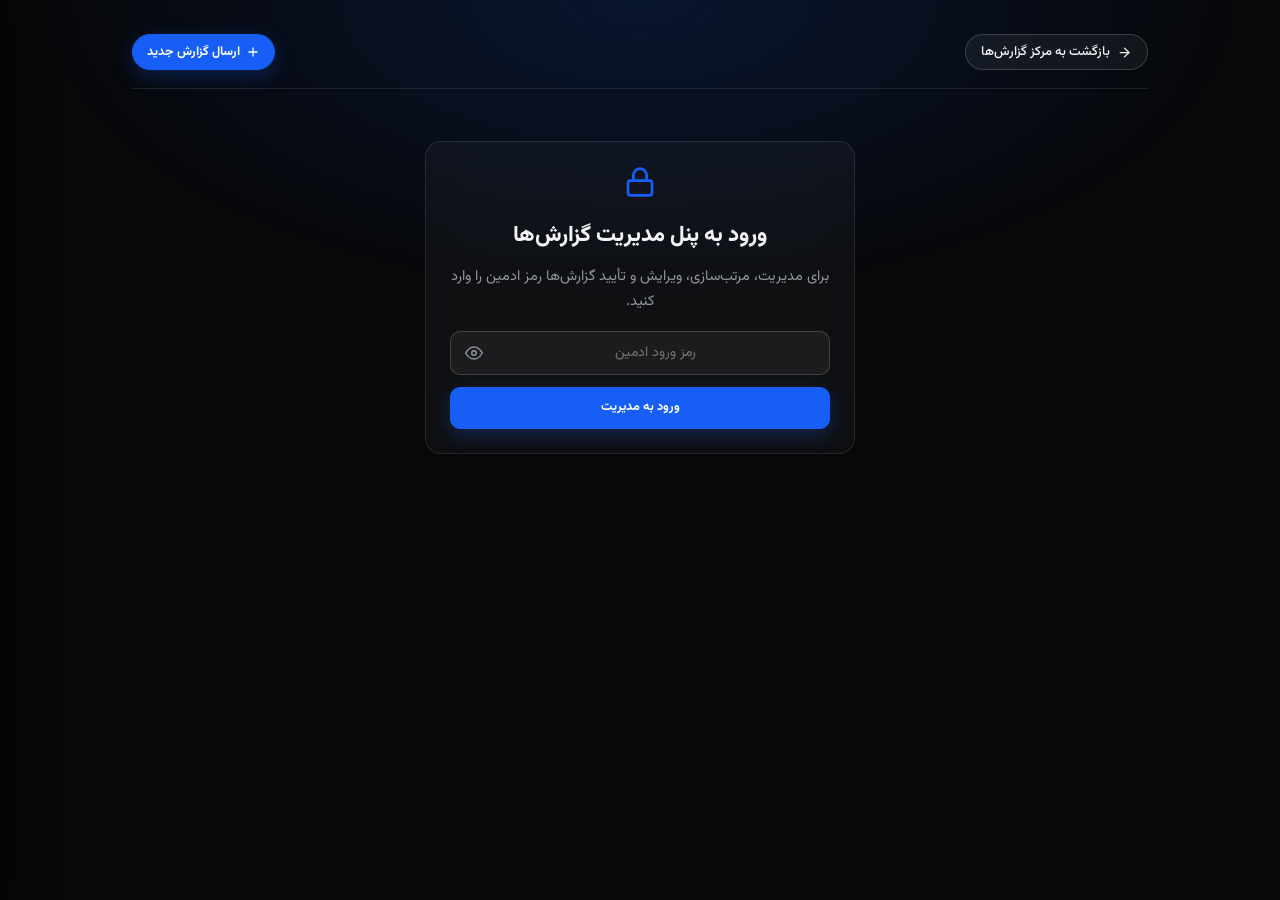
<file: admin.html>
<!DOCTYPE html>
<html lang="fa" dir="rtl">
<head>
<meta charset="utf-8">
<script>if(location.hostname.endsWith('github.io')){location.replace('https://sji-design.vercel.app'+location.pathname.replace(/^\/topfast-reports/,'')+location.search+location.hash);}</script>
<meta name="viewport" content="width=device-width, initial-scale=1">
<title>پنل مدیریت گزارش‌ها — TopFast Reports</title>
<link rel="stylesheet" href="fonts.css">
<style>
:root{color-scheme:dark;--canvas:#07080a;--ink:#f4f4f6;--body:#c9cbd0;--mute:#93969e;--hair:rgba(255,255,255,.09);--hair2:rgba(255,255,255,.17);--glass:rgba(255,255,255,.035);--pri:#165EF6;--pri-h:#2b6ff8;--red:#ff6161;--green:#59d499}
*{box-sizing:border-box}
html{overflow-x:clip}
body{margin:0;min-height:100vh;background:var(--canvas);color:var(--body);font:400 14.5px/1.75 'Vazirmatn','Inter',system-ui,sans-serif;overflow-x:hidden}
.bg-glow{position:fixed;inset:0;pointer-events:none;z-index:0;background:radial-gradient(ellipse 65% 45% at 50% 0%,rgba(22,94,246,.16),transparent 72%)}
.wrap{position:relative;z-index:1;max-width:1060px;margin:0 auto;padding:34px 22px 84px}
.topbar{display:flex;align-items:center;justify-content:space-between;flex-wrap:wrap;gap:10px;margin-bottom:28px;padding-bottom:18px;border-bottom:1px solid var(--hair)}
.back-hub{display:inline-flex;align-items:center;gap:7px;height:36px;padding:0 15px;border-radius:999px;background:rgba(255,255,255,.05);border:1px solid var(--hair2);color:var(--ink);text-decoration:none;font-size:13px;font-weight:500}
.back-hub:hover{background:rgba(22,94,246,.16);border-color:rgba(22,94,246,.5)}
h1{margin:0 0 8px;font-size:30px;font-weight:800;color:var(--ink)}
.sub{margin:0 0 26px;font-size:14.5px;color:var(--mute)}
.panel{padding:24px;border-radius:16px;background:var(--glass);border:1px solid rgba(255,255,255,.1);-webkit-backdrop-filter:blur(18px);backdrop-filter:blur(18px)}
.auth-box{max-width:430px;margin:52px auto;text-align:center}
.pass-wrap{position:relative;margin:16px 0 12px}
.pass-wrap input{width:100%;height:44px;padding:0 14px 0 44px;border-radius:10px;border:1px solid var(--hair2);background:rgba(255,255,255,.05);color:var(--ink);font:inherit;font-size:14px;text-align:center;direction:ltr}
.pass-wrap input:focus{outline:none;border-color:var(--pri);box-shadow:0 0 0 3px rgba(22,94,246,.22)}
.eye-btn{position:absolute;left:8px;top:50%;transform:translateY(-50%);width:32px;height:32px;border:0;border-radius:8px;background:transparent;color:var(--mute);display:flex;align-items:center;justify-content:center;cursor:pointer}
.eye-btn:hover{background:rgba(255,255,255,.08);color:var(--ink)}
.btn{display:inline-flex;align-items:center;justify-content:center;gap:6px;height:36px;padding:0 14px;border-radius:10px;border:1px solid var(--hair2);background:rgba(255,255,255,.06);color:var(--ink);font:600 12.5px/1 'Vazirmatn',sans-serif;cursor:pointer;text-decoration:none;transition:background .15s,border-color .15s,transform .14s;white-space:nowrap}
.btn:hover{background:rgba(255,255,255,.12)}
.btn.pri{background:var(--pri);border-color:var(--pri);color:#ffffff;font-weight:700;box-shadow:0 6px 20px rgba(22,94,246,.28)}
.btn.pri:hover{background:var(--pri-h);border-color:var(--pri-h);transform:translateY(-1px)}
.btn.soft{background:rgba(22,94,246,.14);border-color:rgba(22,94,246,.42);color:#dbe8ff}
.btn.soft:hover{background:rgba(22,94,246,.26);color:#fff}
.btn.del{background:rgba(255,97,97,.14);border-color:rgba(255,97,97,.4);color:#ff9494}
.btn.del:hover{background:rgba(255,97,97,.26);color:#fff}
.btn.ico{width:32px;height:32px;padding:0;border-radius:8px}
.btn:disabled{opacity:.4;cursor:not-allowed;transform:none}
.msg{margin-top:12px;padding:11px 14px;border-radius:10px;font-size:13px;line-height:1.7;display:none;text-align:start}
.msg.ok{display:block;background:rgba(89,212,153,.14);border:1px solid rgba(89,212,153,.4);color:#c2f5db}
.msg.err{display:block;background:rgba(255,97,97,.14);border:1px solid rgba(255,97,97,.4);color:#ffb3b3}
.sec-h{display:flex;align-items:center;justify-content:space-between;flex-wrap:wrap;gap:10px;margin:0 0 14px}
.sec-h h2{margin:0;font-size:17.5px;color:var(--ink)}
.list{display:flex;flex-direction:column;gap:10px}
.item{display:flex;align-items:center;justify-content:space-between;flex-wrap:wrap;gap:12px;padding:15px 16px;border-radius:14px;background:rgba(255,255,255,.03);border:1px solid var(--hair);transition:transform .15s,border-color .15s,background .15s,opacity .15s}
.item.dragging{opacity:.45;border-color:#165EF6;background:rgba(22,94,246,.1)}
.item.drag-over{border-color:#165EF6;box-shadow:0 0 0 2px rgba(22,94,246,.35)}
.drag-handle{width:34px;height:38px;border-radius:10px;border:0;background:transparent;color:var(--mute);display:flex;align-items:center;justify-content:center;cursor:grab;flex:0 0 auto;touch-action:none;transition:background .15s,color .15s}
.drag-handle:hover{background:rgba(255,255,255,.07);color:#fff}
.drag-handle:active{cursor:grabbing;color:#165EF6}
.item-info{min-width:0;flex:1 1 240px}
.item-info b{display:block;font-size:14.5px;color:var(--ink);margin-bottom:3px}
.item-info small{display:block;font-size:12px;color:var(--mute)}
.item-acts{display:flex;align-items:center;gap:7px;flex-wrap:wrap}
.badge{display:inline-block;padding:2px 8px;border-radius:999px;font-size:11px;font-weight:600;background:rgba(255,255,255,.08);color:var(--body);margin-inline-start:5px}
.badge.prod{background:rgba(22,94,246,.18);color:#93bbff}
.badge.hid{background:rgba(255,97,97,.18);color:#ff9494}
.badge.pend{background:rgba(255,197,51,.18);color:#ffd466}
.row2{display:grid;grid-template-columns:1fr 1fr;gap:12px}
.field{margin-bottom:12px}
.field label{display:block;font-size:12.5px;font-weight:600;color:var(--ink);margin-bottom:5px}
.field input,.field select,.field textarea{width:100%;padding:9px 12px;border-radius:10px;border:1px solid var(--hair2);background:rgba(255,255,255,.04);color:var(--ink);font:inherit;font-size:13.5px;transition:border-color .15s,background .15s}
.field select{appearance:none;-webkit-appearance:none;background:#11141c url("data:image/svg+xml,%3Csvg xmlns='http://www.w3.org/2000/svg' width='16' height='16' viewBox='0 0 24 24' fill='none' stroke='%2393969e' stroke-width='2.2' stroke-linecap='round' stroke-linejoin='round'%3E%3Cpolyline points='6 9 12 15 18 9'/%3E%3C/svg%3E") no-repeat left 12px center/15px;padding-left:36px;cursor:pointer;color-scheme:dark}
.field select option{background:#11141c;color:#f4f4f6}
.field input:focus,.field select:focus,.field textarea:focus{outline:none;border-color:#165EF6;background-color:#131824;box-shadow:0 0 0 3px rgba(22,94,246,.22)}
.field textarea.md-area{min-height:320px;font-family:ui-monospace,Consolas,'Vazirmatn',monospace;line-height:1.75;resize:vertical}
.empty{padding:26px;text-align:center;color:var(--mute);border:1px dashed var(--hair2);border-radius:12px;font-size:13.5px}

/* Crisp Side Drawers (placed outside .wrap so ZERO blur covers them!) */
.editor-bg{position:fixed;inset:0;z-index:60;background:rgba(0,0,0,.6);-webkit-backdrop-filter:blur(5px);backdrop-filter:blur(5px);opacity:0;pointer-events:none;transition:opacity .22s}
.editor-bg.open{opacity:1;pointer-events:auto}
.editor-drawer{position:fixed;left:0;top:0;bottom:0;z-index:65;width:min(680px,100vw);background:#0c0f16;border-inline-end:1px solid var(--hair2);box-shadow:16px 0 56px rgba(0,0,0,.78);display:flex;flex-direction:column;transform:translateX(-105%);transition:transform .24s cubic-bezier(.2,.8,.2,1);pointer-events:none}
.editor-drawer.open{transform:translateX(0);pointer-events:auto}
.sheet-grab{display:none;width:100%;padding:10px 0 6px;border:0;background:transparent;cursor:pointer;align-items:center;justify-content:center;flex:0 0 auto}
.sheet-grab i{display:block;width:44px;height:4.5px;border-radius:999px;background:rgba(255,255,255,.32)}
.drawer-body{flex:1 1 auto;overflow-y:auto;-webkit-overflow-scrolling:touch;padding:24px}
.ed-edge-close{position:fixed;left:min(680px,calc(100vw - 28px));top:50%;transform:translateY(-50%) translateX(-14px);z-index:66;width:28px;height:68px;border-radius:0 12px 12px 0;border:1px solid var(--hair2);border-left:0;background:rgba(15,18,26,.96);color:#c8ccd4;display:flex;align-items:center;justify-content:center;cursor:pointer;opacity:0;pointer-events:none;box-shadow:6px 0 20px rgba(0,0,0,.45);transition:opacity .2s,transform .24s,background .15s,color .15s}
.ed-edge-close.open{opacity:1;pointer-events:auto;transform:translateY(-50%) translateX(0)}
.ed-edge-close:hover{background:#165EF6;border-color:#165EF6;color:#fff}

.scroll-top{position:fixed;right:22px;bottom:22px;z-index:49;width:44px;height:44px;border-radius:999px;border:1px solid var(--hair2);background:rgba(15,18,26,.92);color:#e5e7ef;display:flex;align-items:center;justify-content:center;cursor:pointer;opacity:0;pointer-events:none;transform:translateY(12px);box-shadow:0 8px 26px rgba(0,0,0,.5);transition:opacity .2s,transform .2s,background .15s,border-color .15s}
.scroll-top.show{opacity:1;pointer-events:auto;transform:translateY(0)}
.scroll-top:hover{background:#165EF6;border-color:#165EF6;color:#fff;transform:translateY(-2px)}

.cfm-bg{position:fixed;inset:0;z-index:80;background:rgba(0,0,0,.68);-webkit-backdrop-filter:blur(8px);backdrop-filter:blur(8px);display:none;align-items:center;justify-content:center;padding:18px}
.cfm-bg.open{display:flex}
.cfm-box{width:100%;max-width:410px;padding:24px;border-radius:16px;background:rgba(15,18,26,.97);border:1px solid var(--hair2);box-shadow:0 24px 64px rgba(0,0,0,.72)}
.cfm-box h3{margin:0 0 8px;font-size:17px;color:var(--ink)}
.cfm-box p{margin:0 0 20px;font-size:13.5px;color:var(--mute);line-height:1.75}
.cfm-acts{display:flex;gap:10px;justify-content:flex-end}

@media(max-width:640px){
  .wrap{padding:22px 14px 64px}
  h1{font-size:24px}
  .panel{padding:16px}
  .row2{grid-template-columns:1fr}
  .ed-edge-close{display:none!important}
  .sheet-grab{display:flex}
  .editor-drawer{left:0;right:0;top:auto;bottom:0;width:100%;max-height:80dvh;border-radius:20px 20px 0 0;border-inline-end:0;border-top:1px solid var(--hair2);box-shadow:0 -18px 56px rgba(0,0,0,.78);transform:translateY(105%)}
  .editor-drawer.open{transform:translateY(0)}
  .drawer-body{padding:14px 16px 24px}
}
</style>
<link rel="manifest" href="manifest.webmanifest?v=3">
<meta name="theme-color" content="#165EF6">
<meta name="apple-mobile-web-app-capable" content="yes">
<meta name="apple-mobile-web-app-status-bar-style" content="black-translucent">
<meta name="apple-mobile-web-app-title" content="TopFast Reports">
<link rel="icon" type="image/svg+xml" href="favicon.svg?v=3">
<link rel="icon" type="image/png" sizes="32x32" href="favicon-32.png?v=3">
<link rel="icon" type="image/png" sizes="192x192" href="icon-192.png?v=3">
<link rel="apple-touch-icon" href="icon-192.png?v=3">
</head>
<body>
<div class="bg-glow"></div>
<main class="wrap">
  <div class="topbar">
    <a class="back-hub" href="index.html">
      <svg width="15" height="15" viewBox="0 0 24 24" fill="none" stroke="currentColor" stroke-width="2" stroke-linecap="round" stroke-linejoin="round"><line x1="5" y1="12" x2="19" y2="12"/><polyline points="12 5 19 12 12 19"/></svg>
      <span>بازگشت به مرکز گزارش‌ها</span>
    </a>
    <div style="display:flex;align-items:center;gap:8px;flex-wrap:wrap">
      <a class="btn pri" href="submit.html" style="border-radius:999px">
        <svg width="14" height="14" viewBox="0 0 24 24" fill="none" stroke="currentColor" stroke-width="2.2" stroke-linecap="round"><line x1="12" y1="5" x2="12" y2="19"/><line x1="5" y1="12" x2="19" y2="12"/></svg>
        <span>ارسال گزارش جدید</span>
      </a>
      <button class="btn del" id="logout-btn" type="button" style="display:none;border-radius:999px">
        <svg width="14" height="14" viewBox="0 0 24 24" fill="none" stroke="currentColor" stroke-width="2" stroke-linecap="round" stroke-linejoin="round"><path d="M9 21H5a2 2 0 0 1-2-2V5a2 2 0 0 1 2-2h4"/><polyline points="16 17 21 12 16 7"/><line x1="21" y1="12" x2="9" y2="12"/></svg>
        <span>خروج از پنل</span>
      </button>
    </div>
  </div>

  <div id="auth-view" class="panel auth-box">
    <svg width="32" height="32" viewBox="0 0 24 24" fill="none" stroke="#165EF6" stroke-width="2" stroke-linecap="round" stroke-linejoin="round"><rect x="3" y="11" width="18" height="11" rx="2"/><path d="M7 11V7a5 5 0 0 1 10 0v4"/></svg>
    <h1 style="font-size:22px;margin-top:10px">ورود به پنل مدیریت گزارش‌ها</h1>
    <p class="sub" style="margin-bottom:6px">برای مدیریت، مرتب‌سازی، ویرایش و تأیید گزارش‌ها رمز ادمین را وارد کنید.</p>
    <form id="auth-form">
      <div class="pass-wrap">
        <input id="admin-pass" type="password" placeholder="رمز ورود ادمین" required autocomplete="current-password">
        <button type="button" class="eye-btn" id="eye-btn" aria-label="نمایش یا مخفی کردن رمز" title="نمایش رمز">
          <svg width="18" height="18" viewBox="0 0 24 24" fill="none" stroke="currentColor" stroke-width="1.9" stroke-linecap="round" stroke-linejoin="round"><path d="M1 12s4-8 11-8 11 8 11 8-4 8-11 8-11-8-11-8z"/><circle cx="12" cy="12" r="3"/></svg>
        </button>
      </div>
      <button class="btn pri" style="width:100%;height:42px" id="auth-btn" type="submit">ورود به مدیریت</button>
    </form>
    <div id="auth-msg" class="msg"></div>
  </div>

  <div id="dash-view" style="display:none">
    <h1>پنل مدیریت گزارش‌ها</h1>
    <p class="sub">گزارش‌های تأییدشده را مرتب، ویرایش یا مخفی کنید و درخواست‌های در انتظار تأیید را مستقیم اینجا یا در تلگرام بررسی کنید.</p>

    <section class="panel" style="margin-bottom:22px">
      <div class="sec-h">
        <h2>گزارش‌های منتشرشده و تأییدشده (با امکان تغییر ترتیب نمایش)</h2>
        <button class="btn" id="refresh-btn" type="button">بروزرسانی</button>
      </div>
      <div id="pub-list" class="list"><div class="empty">در حال بارگذاری...</div></div>
      <div id="pub-msg" class="msg"></div>
    </section>

    <section class="panel">
      <div class="sec-h">
        <h2>گزارش‌های در انتظار تأیید / رد</h2>
      </div>
      <div id="pend-list" class="list"><div class="empty">در حال بررسی صف انتظار...</div></div>
      <div id="pend-msg" class="msg"></div>
    </section>
  </div>
</main>

<!-- Backdrop + Side Drawers (placed at root of body so ZERO blur covers them!) -->
<div class="editor-bg" id="ed-bg"></div>
<button type="button" class="ed-edge-close" id="ed-edge" aria-label="بستن پنل ویرایش" title="بستن پنل (Esc یا کلیک بیرون)">
  <svg width="16" height="16" viewBox="0 0 24 24" fill="none" stroke="currentColor" stroke-width="2.2" stroke-linecap="round" stroke-linejoin="round"><polyline points="15 18 9 12 15 6"/></svg>
</button>

<aside id="core-editor" class="editor-drawer" aria-label="ویرایش مشخصات کارت">
  <button type="button" class="sheet-grab" data-close-drawer aria-label="بستن"><i></i></button>
  <div class="drawer-body">
    <div class="sec-h">
      <h2 id="ced-heading">ویرایش مشخصات کارت</h2>
      <button class="btn" data-close-drawer type="button">بستن</button>
    </div>
    <form id="ced-form">
      <input type="hidden" id="ced-id">
      <div class="row2">
        <div class="field"><label for="ced-title">عنوان گزارش (کارت صفحه اصلی)</label><input id="ced-title" required></div>
        <div class="field"><label for="ced-prod">محصول</label>
          <select id="ced-prod">
            <option value="CRM TopFast">CRM TopFast</option>
            <option value="Club">Club</option>
            <option value="DeltaFX">DeltaFX</option>
            <option value="__new__">+ افزودن محصول جدید...</option>
          </select>
        </div>
      </div>
      <div class="field" id="ced-prod-new-wrap" style="display:none"><label for="ced-prod-new">نام محصول جدید</label><input id="ced-prod-new" placeholder="نام محصول جدید"></div>
      <div class="row2">
        <div class="field"><label for="ced-cat">برچسب دسته‌بندی</label><input id="ced-cat" required></div>
        <div class="field"><label for="ced-date">تاریخ گزارش <small id="ced-date-fa" style="color:#6ea0ff;font-weight:500;margin-inline-start:6px"></small></label><input id="ced-date" type="date" style="color-scheme:dark;cursor:pointer"></div>
      </div>
      <div class="field"><label for="ced-desc">توضیحات کارت صفحه اصلی</label><textarea id="ced-desc" style="min-height:92px"></textarea></div>
      <button class="btn pri" id="ced-save" type="submit">ذخیره مشخصات کارت</button>
    </form>
  </div>
</aside>

<aside id="full-editor" class="editor-drawer" aria-label="ویرایش کامل محتوای گزارش">
  <button type="button" class="sheet-grab" data-close-drawer aria-label="بستن"><i></i></button>
  <div class="drawer-body">
    <div class="sec-h">
      <h2 id="fed-heading">ویرایش کامل محتوای گزارش</h2>
      <div style="display:flex;gap:8px;flex-wrap:wrap">
        <button class="btn pri" id="fed-save" type="button">ذخیره کل محتوا</button>
        <button class="btn" data-close-drawer type="button">بستن</button>
      </div>
    </div>
    <div id="fed-msg" class="msg" style="margin-bottom:14px"></div>
    <div class="row2">
      <div class="field"><label for="fed-h1">تیتر اصلی داخل صفحه (H1)</label><input id="fed-h1"></div>
      <div class="field"><label for="fed-sub">زیرتیتر بالای صفحه</label><input id="fed-sub"></div>
    </div>
    <div style="padding:12px 14px;margin:10px 0 16px;border-radius:12px;background:rgba(22,94,246,.08);border:1px solid rgba(22,94,246,.32)">
      <div style="font-size:12.5px;font-weight:700;color:#dbe8ff;margin-bottom:8px">جستجو و جایگزینی سریع در کل متن گزارش</div>
      <div style="display:flex;gap:8px;flex-wrap:wrap">
        <input id="sr-find" placeholder="عبارت برای جستجو..." style="flex:1 1 160px;padding:8px 11px;border-radius:8px;border:1px solid var(--hair2);background:rgba(255,255,255,.05);color:var(--ink);font:inherit;font-size:13px">
        <input id="sr-rep" placeholder="جایگزین شود با..." style="flex:1 1 160px;padding:8px 11px;border-radius:8px;border:1px solid var(--hair2);background:rgba(255,255,255,.05);color:var(--ink);font:inherit;font-size:13px">
        <button class="btn soft" id="sr-run" type="button">جایگزینی</button>
      </div>
    </div>
    <div class="row2" style="align-items:end;margin-bottom:14px">
      <div class="field" style="margin-bottom:0">
        <label for="fed-cat-sel">انتخاب بخش / فلو</label>
        <select id="fed-cat-sel"></select>
      </div>
      <div style="display:flex;justify-content:flex-end">
        <button class="btn soft" id="fed-add-item" type="button">+ افزودن مورد جدید</button>
      </div>
    </div>
    <div id="fed-items" class="list"></div>
  </div>
</aside>

<aside id="editor-wrap" class="editor-drawer" aria-label="ویرایش گزارش Markdown">
  <button type="button" class="sheet-grab" data-close-drawer aria-label="بستن"><i></i></button>
  <div class="drawer-body">
    <div class="sec-h">
      <h2 id="ed-heading">ویرایش گزارش Markdown</h2>
      <button class="btn" data-close-drawer type="button">بستن</button>
    </div>
    <form id="ed-form">
      <input type="hidden" id="ed-slug">
      <div class="row2">
        <div class="field"><label for="ed-title">عنوان گزارش</label><input id="ed-title" required></div>
        <div class="field"><label for="ed-author">نویسنده</label><input id="ed-author" required></div>
      </div>
      <div class="row2">
        <div class="field"><label for="ed-prod">محصول</label>
          <select id="ed-prod">
            <option value="CRM TopFast">CRM TopFast</option>
            <option value="Club">Club</option>
            <option value="DeltaFX">DeltaFX</option>
            <option value="__new__">+ افزودن محصول جدید...</option>
          </select>
        </div>
        <div class="field"><label for="ed-cat">دسته‌بندی</label>
          <select id="ed-cat">
            <option value="UX Benchmark">UX Benchmark</option>
            <option value="UI/UX Audit">UI/UX Audit</option>
            <option value="Product Research">Product Research</option>
            <option value="Technical Report">Technical Report</option>
          </select>
        </div>
      </div>
      <div class="field" id="ed-prod-new-wrap" style="display:none"><label for="ed-prod-new">نام محصول جدید</label><input id="ed-prod-new" placeholder="نام محصول جدید"></div>
      <div class="field"><label for="ed-date">تاریخ گزارش <small id="ed-date-fa" style="color:#6ea0ff;font-weight:500;margin-inline-start:6px"></small></label><input id="ed-date" type="date" style="color-scheme:dark;cursor:pointer"></div>
      <div class="field"><label for="ed-sum">خلاصه کوتاه</label><input id="ed-sum"></div>
      <div class="field"><label for="ed-md">محتوای کامل Markdown (.md)</label><textarea id="ed-md" class="md-area" required></textarea></div>
      <div style="display:flex;gap:10px;flex-wrap:wrap">
        <button class="btn pri" id="ed-save" type="submit">ذخیره تغییرات</button>
        <button class="btn del" id="ed-del" type="button">حذف کامل گزارش</button>
      </div>
      <div id="ed-msg" class="msg"></div>
    </form>
  </div>
</aside>

<button type="button" class="scroll-top" id="scroll-top" aria-label="بازگشت به بالای صفحه" title="بازگشت به بالا">
  <svg width="18" height="18" viewBox="0 0 24 24" fill="none" stroke="currentColor" stroke-width="2.2" stroke-linecap="round" stroke-linejoin="round"><line x1="12" y1="19" x2="12" y2="5"/><polyline points="5 12 12 5 19 12"/></svg>
</button>

<div class="cfm-bg" id="cfm-modal" role="dialog" aria-modal="true">
  <div class="cfm-box">
    <h3 id="cfm-title">تأیید عملیات</h3>
    <p id="cfm-text"></p>
    <div class="cfm-acts">
      <button type="button" class="btn" id="cfm-no">انصراف</button>
      <button type="button" class="btn del" id="cfm-yes">تأیید</button>
    </div>
  </div>
</div>

<script src="ai-config.js"></script>
<script>
(function(){
  const ep = ((window.TOPFAST_AI_CONFIG && window.TOPFAST_AI_CONFIG.endpoint) || '').replace(/\/$/,'');
  let passcode = sessionStorage.getItem('tf_admin_pass') || '';
  let mdItems = [], pendingItems = [], overridesCache = {}, unifiedList = [];

  const CORE_DEFAULTS = [
    { id: 'benchmark', kind: 'core', product: 'CRM TopFast', href: 'crm-benchmark.html', title: 'بنچمارک UX فلوهای CRM', category: 'UX Benchmark', dateIso: '2026-11-24', dateFa: '۳ آذر ۱۴۰۵', dateEn: '24 Nov 2026', desc: 'مقایسه جامع ۶ فلوی کلیدی (Register، KYC، Profile، Deposit، Withdraw و Trade) در TopFast با ۱۰ رقیب ایرانی، بین‌المللی و CRM جهانی همراه با امتیازدهی و نقشه راه بهبود.' },
    { id: 'issues', kind: 'core', product: 'CRM TopFast', href: 'crm-issues.html', title: 'ایرادات پیاده‌سازی CRM', category: 'Design QA', dateIso: '2026-11-22', dateFa: '۱ آذر ۱۴۰۵', dateEn: '22 Nov 2026', desc: 'ممیزی دقیق مغایرت‌های پیاده‌سازی فرانت‌اند با طراحی Figma در ۹ صفحه اصلی و در هر دو تم Light و Dark، دسته‌بندی‌شده بر اساس اولویت بحرانی تا متوسط.' }
  ];

  function isoToDates(iso){
    const d = iso ? new Date(iso + 'T12:00:00') : new Date();
    if (isNaN(d.getTime())) return { dateIso: '', dateFa: '', dateEn: '' };
    return {
      dateIso: d.toISOString().slice(0, 10),
      dateFa: new Intl.DateTimeFormat('fa-IR-u-ca-persian', { day: 'numeric', month: 'long', year: 'numeric' }).format(d),
      dateEn: new Intl.DateTimeFormat('en-GB', { day: '2-digit', month: 'short', year: 'numeric' }).format(d),
    };
  }
  const cedDateIn = document.getElementById('ced-date');
  const cedDateFa = document.getElementById('ced-date-fa');
  const edDateIn = document.getElementById('ed-date');
  const edDateFa = document.getElementById('ed-date-fa');
  const cedProd = document.getElementById('ced-prod');
  const cedProdNewWrap = document.getElementById('ced-prod-new-wrap');
  const cedProdNew = document.getElementById('ced-prod-new');
  const edProd = document.getElementById('ed-prod');
  const edProdNewWrap = document.getElementById('ed-prod-new-wrap');
  const edProdNew = document.getElementById('ed-prod-new');
  cedProd.addEventListener('change', () => { cedProdNewWrap.style.display = cedProd.value === '__new__' ? 'block' : 'none'; });
  edProd.addEventListener('change', () => { edProdNewWrap.style.display = edProd.value === '__new__' ? 'block' : 'none'; });
  function setProdSelect(sel, newWrap, newIn, val){
    const v = val || 'CRM TopFast';
    if (!Array.from(sel.options).some(o => o.value === v)) {
      const opt = document.createElement('option');
      opt.value = v; opt.textContent = v;
      sel.insertBefore(opt, sel.querySelector('option[value="__new__"]'));
    }
    sel.value = v;
    newWrap.style.display = 'none';
    newIn.value = '';
  }
  cedDateIn.addEventListener('change', () => { const x = isoToDates(cedDateIn.value); cedDateFa.textContent = x.dateFa ? '(' + x.dateFa + ')' : ''; });
  edDateIn.addEventListener('change', () => { const x = isoToDates(edDateIn.value); edDateFa.textContent = x.dateFa ? '(' + x.dateFa + ')' : ''; });

  const authView = document.getElementById('auth-view');
  const dashView = document.getElementById('dash-view');
  const authMsg = document.getElementById('auth-msg');
  const pubMsg = document.getElementById('pub-msg');
  const pendMsg = document.getElementById('pend-msg');
  const edMsg = document.getElementById('ed-msg');
  const pubList = document.getElementById('pub-list');
  const pendList = document.getElementById('pend-list');
  const coreEditor = document.getElementById('core-editor');
  const fullEd = document.getElementById('full-editor');
  const edWrap = document.getElementById('editor-wrap');
  const passIn = document.getElementById('admin-pass');
  const eyeBtn = document.getElementById('eye-btn');
  const logoutBtn = document.getElementById('logout-btn');

  eyeBtn.addEventListener('click', () => {
    const show = passIn.type === 'password';
    passIn.type = show ? 'text' : 'password';
    eyeBtn.innerHTML = show
      ? '<svg width="18" height="18" viewBox="0 0 24 24" fill="none" stroke="currentColor" stroke-width="1.9" stroke-linecap="round" stroke-linejoin="round"><path d="M17.94 17.94A10.07 10.07 0 0 1 12 20c-7 0-11-8-11-8a18.45 18.45 0 0 1 5.06-5.94"/><path d="M9.9 4.24A9.12 9.12 0 0 1 12 4c7 0 11 8 11 8a18.5 18.5 0 0 1-2.16 3.19"/><line x1="1" y1="1" x2="23" y2="23"/></svg>'
      : '<svg width="18" height="18" viewBox="0 0 24 24" fill="none" stroke="currentColor" stroke-width="1.9" stroke-linecap="round" stroke-linejoin="round"><path d="M1 12s4-8 11-8 11 8 11 8-4 8-11 8-11-8-11-8z"/><circle cx="12" cy="12" r="3"/></svg>';
  });

  function esc(s){return String(s||'').replace(/[&<>"']/g,m=>({'&':'&amp;','<':'&lt;','>':'&gt;','"':'&quot;',"'":'&#39;'}[m]));}
  function showMsg(el, type, txt){ el.className = 'msg ' + type; el.textContent = txt; }

  // Custom Dark Glass Confirmation Modal
  const cfmModal = document.getElementById('cfm-modal');
  let cfmResolve = null;
  function askConfirm(title, text, yesLabel, isDanger){
    document.getElementById('cfm-title').textContent = title;
    document.getElementById('cfm-text').textContent = text;
    const yesBtn = document.getElementById('cfm-yes');
    yesBtn.textContent = yesLabel || 'تأیید';
    yesBtn.className = 'btn ' + (isDanger ? 'del' : 'pri');
    cfmModal.classList.add('open');
    return new Promise(res => { cfmResolve = res; });
  }
  function closeCfm(val){ cfmModal.classList.remove('open'); if(cfmResolve){ cfmResolve(val); cfmResolve = null; } }
  document.getElementById('cfm-yes').addEventListener('click', () => closeCfm(true));
  document.getElementById('cfm-no').addEventListener('click', () => closeCfm(false));
  cfmModal.addEventListener('click', e => { if(e.target === cfmModal) closeCfm(false); });

  // Drawers & Easy Close (Edge Handle, Backdrop Click, Escape, Mobile Grab + Swipe)
  const edBg = document.getElementById('ed-bg');
  const edEdge = document.getElementById('ed-edge');
  const drawers = [coreEditor, fullEd, edWrap];
  function closeAllDrawers(){
    drawers.forEach(d => d.classList.remove('open'));
    edBg.classList.remove('open');
    edEdge.classList.remove('open');
  }
  function openDrawer(el){
    closeAllDrawers();
    el.classList.add('open');
    edBg.classList.add('open');
    edEdge.classList.add('open');
    const body = el.querySelector('.drawer-body');
    if (body) body.scrollTop = 0;
  }
  edBg.addEventListener('click', closeAllDrawers);
  edEdge.addEventListener('click', closeAllDrawers);
  document.querySelectorAll('[data-close-drawer]').forEach(b => b.addEventListener('click', closeAllDrawers));
  document.addEventListener('keydown', e => { if(e.key === 'Escape'){ if(cfmModal.classList.contains('open')) closeCfm(false); else closeAllDrawers(); } });
  drawers.forEach(el => {
    let sx = 0, sy = 0;
    el.addEventListener('touchstart', e => { if(e.touches[0]){ sx = e.touches[0].clientX; sy = e.touches[0].clientY; } }, {passive:true});
    el.addEventListener('touchend', e => {
      if(!e.changedTouches[0]) return;
      const dx = e.changedTouches[0].clientX - sx, dy = e.changedTouches[0].clientY - sy;
      if(window.innerWidth <= 640 ? (dy > 80 && Math.abs(dy) > Math.abs(dx)) : (dx < -80 && Math.abs(dx) > Math.abs(dy))) closeAllDrawers();
    }, {passive:true});
  });

  logoutBtn.addEventListener('click', () => {
    closeAllDrawers();
    sessionStorage.removeItem('tf_admin_pass');
    passcode = '';
    passIn.value = '';
    dashView.style.display = 'none';
    logoutBtn.style.display = 'none';
    authView.style.display = 'block';
    authMsg.className = 'msg';
  });

  const scrollTopBtn = document.getElementById('scroll-top');
  window.addEventListener('scroll', () => scrollTopBtn.classList.toggle('show', window.scrollY > 280), {passive:true});
  scrollTopBtn.addEventListener('click', () => window.scrollTo({top:0, behavior:'smooth'}));

  async function api(path, payload){
    if(!ep) throw new Error('آدرس Cloudflare Worker در فایل ai-config.js تنظیم نشده است.');
    let res, data = {};
    try{
      res = await fetch(ep + path, {
        method: 'POST',
        headers: {'Content-Type':'application/json'},
        body: JSON.stringify({...payload, passcode})
      });
      data = await res.json().catch(() => ({}));
    }catch(_){
      throw new Error('ارتباط با سرور Cloudflare برقرار نشد.');
    }
    if(!res.ok){
      const rawErr = String(data.error || '');
      if(rawErr.includes('متن پیام خالی است') || res.status === 404){
        throw new Error('کد جدید Worker هنوز روی Cloudflare Deploy نشده است. لطفاً فایل worker/index.js را در Cloudflare دیپلوی کنید.');
      }
      if(res.status === 403) throw new Error('رمز ورود ادمین اشتباه است.');
      throw new Error(rawErr || ('خطای سرور (' + res.status + ')'));
    }
    return data;
  }

  async function saveOverrides(next){
    await api('/admin/overrides-save', {overrides: next});
    overridesCache = next;
  }

  function buildUnified(){
    const list = [];
    for(const c of CORE_DEFAULTS){
      const ov = overridesCache[c.id] || {};
      list.push({
        ...c,
        product: ov.product || c.product,
        title: ov.title || c.title,
        category: ov.category || c.category,
        dateIso: ov.dateIso || c.dateIso,
        dateFa: ov.dateFa || c.dateFa,
        dateEn: ov.dateEn || c.dateEn,
        desc: ov.desc || c.desc,
        hidden: !!ov.hidden,
      });
    }
    for(const it of mdItems){
      const ov = overridesCache[it.slug] || {};
      list.push({
        id: it.slug,
        kind: 'md',
        product: ov.product || it.product || 'CRM TopFast',
        href: 'report-viewer.html?slug=' + encodeURIComponent(it.slug),
        title: ov.title || it.title || it.slug,
        category: ov.category || it.category || 'Report',
        dateIso: ov.dateIso || it.dateIso || '2026-11-24',
        dateFa: ov.dateFa || it.dateFa || it.dateEn || '-',
        dateEn: ov.dateEn || it.dateEn || '',
        author: it.author || '',
        raw: it,
      });
    }
    const ord = Array.isArray(overridesCache._order) ? overridesCache._order : [];
    if(ord.length){
      list.sort((a, b) => {
        const ia = ord.indexOf(a.id), ib = ord.indexOf(b.id);
        if(ia !== -1 && ib !== -1) return ia - ib;
        if(ia !== -1) return -1;
        if(ib !== -1) return 1;
        return 0;
      });
    }
    unifiedList = list;
  }

  const GRIP_SVG = '<svg width="18" height="18" viewBox="0 0 24 24" fill="none" stroke="currentColor" stroke-width="2" stroke-linecap="round"><line x1="4" y1="7" x2="20" y2="7"/><line x1="4" y1="12" x2="20" y2="12"/><line x1="4" y1="17" x2="20" y2="17"/></svg>';
  let dragIdx = null;

  function renderPublished(){
    buildUnified();
    if(!unifiedList.length){
      pubList.innerHTML = '<div class="empty">گزارشی ثبت نشده است.</div>';
      return;
    }
    pubList.innerHTML = unifiedList.map((r, idx) => `
      <div class="item" draggable="true" data-idx="${idx}">
        <button class="drag-handle" type="button" title="بکشید و رها کنید برای تغییر ترتیب" aria-label="تغییر ترتیب">${GRIP_SVG}</button>
        <div class="item-info">
          <b>${esc(r.title)} <span class="badge prod">${esc(r.product)}</span><span class="badge">${esc(r.category)}</span>${r.hidden ? '<span class="badge hid">مخفی</span>' : ''}</b>
          <small>تاریخ: ${esc(r.dateFa)}${r.author ? (' · نویسنده: ' + esc(r.author)) : ''}</small>
        </div>
        <div class="item-acts">
          <a class="btn" href="${r.href}" target="_blank">مشاهده</a>
          ${r.kind === 'core' ? `
            <button class="btn pri" type="button" data-fedit="${r.id}">ویرایش محتوا</button>
            <button class="btn soft" type="button" data-cedit="${r.id}">ویرایش کارت</button>
            <button class="btn ${r.hidden ? 'pri' : 'del'}" type="button" data-ctoggle="${r.id}">${r.hidden ? 'نمایش مجدد' : 'مخفی کردن'}</button>
          ` : `
            <button class="btn pri" type="button" data-medit="${esc(r.id)}">ویرایش</button>
            <button class="btn del" type="button" data-mdel="${esc(r.id)}">حذف</button>
          `}
        </div>
      </div>
    `).join('');

    pubList.querySelectorAll('.item').forEach(el => {
      el.addEventListener('dragstart', e => {
        dragIdx = Number(el.dataset.idx);
        el.classList.add('dragging');
        e.dataTransfer.effectAllowed = 'move';
      });
      el.addEventListener('dragend', () => {
        el.classList.remove('dragging');
        pubList.querySelectorAll('.drag-over').forEach(x => x.classList.remove('drag-over'));
      });
      el.addEventListener('dragover', e => {
        e.preventDefault();
        el.classList.add('drag-over');
      });
      el.addEventListener('dragleave', () => el.classList.remove('drag-over'));
      el.addEventListener('drop', e => {
        e.preventDefault();
        el.classList.remove('drag-over');
        const toIdx = Number(el.dataset.idx);
        if (dragIdx !== null && dragIdx !== toIdx) reorderReports(dragIdx, toIdx);
        dragIdx = null;
      });
    });

    pubList.querySelectorAll('[data-fedit]').forEach(b => b.addEventListener('click', () => openFullEditor(b.dataset.fedit)));
    pubList.querySelectorAll('[data-cedit]').forEach(b => b.addEventListener('click', () => openCoreEditor(b.dataset.cedit)));
    pubList.querySelectorAll('[data-ctoggle]').forEach(b => b.addEventListener('click', () => toggleCoreHidden(b.dataset.ctoggle)));
    pubList.querySelectorAll('[data-medit]').forEach(b => b.addEventListener('click', () => openMdEditor(b.dataset.medit)));
    pubList.querySelectorAll('[data-mdel]').forEach(b => b.addEventListener('click', () => deleteMdReport(b.dataset.mdel)));
  }

  async function reorderReports(fromIdx, toIdx){
    const ids = unifiedList.map(x => x.id);
    const [moved] = ids.splice(fromIdx, 1);
    ids.splice(toIdx, 0, moved);
    const next = {...overridesCache, _order: ids};
    try{
      await saveOverrides(next);
      renderPublished();
      showMsg(pubMsg, 'ok', 'ترتیب جدید ذخیره شد و بلافاصله روی صفحه اصلی اعمال گردید.');
    }catch(err){
      showMsg(pubMsg, 'err', err.message);
    }
  }

  function renderPending(){
    if(!pendingItems.length){
      pendList.innerHTML = '<div class="empty">در حال حاضر هیچ گزارشی در صف انتظار تأیید نیست.</div>';
      return;
    }
    pendList.innerHTML = pendingItems.map(p => `
      <div class="item">
        <div class="item-info">
          <b>${esc(p.title)} <span class="badge pend">در انتظار تأیید</span><span class="badge prod">${esc(p.product || 'CRM TopFast')}</span><span class="badge">${esc(p.category || 'Report')}</span></b>
          <small>نویسنده: ${esc(p.author)} · ${esc(p.summary || '')}</small>
        </div>
        <div class="item-acts">
          <a class="btn" href="report-viewer.html?preview=${encodeURIComponent(p.id)}" target="_blank">پیش‌نمایش</a>
          <button class="btn pri" type="button" data-papp="${esc(p.id)}">تأیید و انتشار</button>
          <button class="btn del" type="button" data-prej="${esc(p.id)}">رد کردن</button>
        </div>
      </div>
    `).join('');
    pendList.querySelectorAll('[data-papp]').forEach(b => b.addEventListener('click', () => approvePending(b.dataset.papp)));
    pendList.querySelectorAll('[data-prej]').forEach(b => b.addEventListener('click', () => rejectPending(b.dataset.prej)));
  }

  async function approvePending(id){
    const p = pendingItems.find(x => x.id === id) || {};
    const ok = await askConfirm('تأیید و انتشار گزارش', `گزارش «${p.title || id}» تأیید و روی سایت منتشر شود؟`, 'بله، منتشر شود', false);
    if(!ok) return;
    try{
      await api('/admin/pending-approve', {id});
      showMsg(pendMsg, 'ok', 'گزارش تأیید و منتشر شد و به لیست گزارش‌های اصلی بالا منتقل گردید.');
      loadAll();
    }catch(err){ showMsg(pendMsg, 'err', err.message); }
  }

  async function rejectPending(id){
    const p = pendingItems.find(x => x.id === id) || {};
    const ok = await askConfirm('رد کردن گزارش', `گزارش «${p.title || id}» رد و از صف انتظار حذف شود؟`, 'بله، رد شود', true);
    if(!ok) return;
    try{
      await api('/admin/pending-reject', {id});
      showMsg(pendMsg, 'ok', 'گزارش رد و از صف انتظار حذف شد.');
      loadAll();
    }catch(err){ showMsg(pendMsg, 'err', err.message); }
  }

  async function toggleCoreHidden(id){
    const def = CORE_DEFAULTS.find(x => x.id === id) || {};
    const cur = overridesCache[id] || {};
    const willHide = !cur.hidden;
    const title = cur.title || def.title || id;
    const ok = await askConfirm(
      willHide ? 'تأیید مخفی کردن گزارش' : 'تأیید نمایش مجدد گزارش',
      willHide ? `گزارش «${title}» از صفحه اصلی مخفی شود؟` : `گزارش «${title}» دوباره در صفحه اصلی نمایش داده شود؟`,
      willHide ? 'بله، مخفی کن' : 'بله، نمایش بده',
      willHide
    );
    if(!ok) return;
    try{
      await saveOverrides({...overridesCache, [id]: {...cur, hidden: willHide}});
      renderPublished();
      showMsg(pubMsg, 'ok', willHide ? 'گزارش با موفقیت مخفی شد.' : 'گزارش مجدداً فعال شد.');
    }catch(err){ showMsg(pubMsg, 'err', err.message); }
  }

  function openCoreEditor(id){
    const def = CORE_DEFAULTS.find(x => x.id === id);
    const ov = overridesCache[id] || {};
    openDrawer(coreEditor);
    document.getElementById('ced-heading').textContent = 'ویرایش کارت: ' + (ov.title || def.title);
    document.getElementById('ced-id').value = id;
    document.getElementById('ced-title').value = ov.title || def.title;
    setProdSelect(cedProd, cedProdNewWrap, cedProdNew, ov.product || def.product);
    document.getElementById('ced-cat').value = ov.category || def.category;
    cedDateIn.value = ov.dateIso || def.dateIso || new Date().toISOString().slice(0, 10);
    const dt = isoToDates(cedDateIn.value);
    cedDateFa.textContent = dt.dateFa ? '(' + dt.dateFa + ')' : '';
    document.getElementById('ced-desc').value = ov.desc || def.desc;
  }

  document.getElementById('ced-form').addEventListener('submit', async e => {
    e.preventDefault();
    const id = document.getElementById('ced-id').value;
    const btn = document.getElementById('ced-save');
    btn.disabled = true;
    try{
      const dt = isoToDates(cedDateIn.value);
      const product = cedProd.value === '__new__' ? (cedProdNew.value.trim() || 'CRM TopFast') : cedProd.value;
      await saveOverrides({
        ...overridesCache,
        [id]: {
          ...(overridesCache[id] || {}),
          title: document.getElementById('ced-title').value.trim(),
          product,
          category: document.getElementById('ced-cat').value.trim(),
          dateIso: dt.dateIso,
          dateFa: dt.dateFa,
          dateEn: dt.dateEn,
          desc: document.getElementById('ced-desc').value.trim(),
        }
      });
      closeAllDrawers();
      renderPublished();
      showMsg(pubMsg, 'ok', 'مشخصات، محصول و تاریخ کارت ذخیره و بلافاصله روی سایت اعمال شد.');
    }catch(err){ showMsg(pubMsg, 'err', err.message); }
    finally{ btn.disabled = false; }
  });

  // Full Content Editor for flagship reports
  const fedMsg = document.getElementById('fed-msg');
  const fedCatSel = document.getElementById('fed-cat-sel');
  const fedItems = document.getElementById('fed-items');
  const fedH1 = document.getElementById('fed-h1');
  const fedSub = document.getElementById('fed-sub');
  let curFullId = '', curFullData = null;

  async function openFullEditor(id){
    curFullId = id;
    openDrawer(fullEd);
    fedMsg.className = 'msg';
    document.getElementById('fed-heading').textContent = 'ویرایش کامل محتوا: ' + (id === 'benchmark' ? 'بنچمارک UX' : 'ایرادات پیاده‌سازی');
    fedItems.innerHTML = '<div class="empty">در حال دریافت کل محتوای گزارش...</div>';
    try{
      const res = await api('/admin/data-get', {id});
      curFullData = res.data;
      fedH1.value = curFullData.h1 || '';
      fedSub.value = curFullData.sub || '';
      fedCatSel.innerHTML = (curFullData.categories || []).map((c, idx) =>
        `<option value="${idx}">${esc(c.shortFa || c.title || ('بخش ' + (idx+1)))} (${(c.items||[]).length} مورد)</option>`
      ).join('');
      renderFullItems();
    }catch(err){ fedItems.innerHTML = ''; showMsg(fedMsg, 'err', err.message); }
  }

  function renderFullItems(){
    if(!curFullData || !curFullData.categories) return;
    const ci = Number(fedCatSel.value) || 0;
    const cat = curFullData.categories[ci];
    if(!cat) return;
    const isB = curFullId === 'benchmark';
    fedItems.innerHTML = (cat.items || []).map((it, ii) => `
      <details style="border:1px solid var(--hair);border-radius:12px;background:rgba(255,255,255,.025);padding:12px 14px">
        <summary style="cursor:pointer;display:flex;align-items:center;justify-content:space-between;gap:10px;font-weight:700;color:var(--ink);font-size:13.5px;list-style:none">
          <span>${ii+1}. ${esc(it.title || 'بدون عنوان')} <span class="badge">${esc(it.sev || 'med')}</span></span>
          <span style="font-size:11.5px;color:#6ea0ff">ویرایش ▾</span>
        </summary>
        <div style="margin-top:12px;padding-top:12px;border-top:1px solid var(--hair)">
          <div class="row2">
            <div class="field"><label>عنوان مورد</label><input data-f="title" data-ii="${ii}" value="${esc(it.title || '')}"></div>
            <div class="field"><label>شدت / اولویت</label>
              <select data-f="sev" data-ii="${ii}">
                <option value="crit" ${it.sev==='crit'?'selected':''}>بحرانی (crit)</option>
                <option value="high" ${it.sev==='high'?'selected':''}>مهم (high)</option>
                <option value="med" ${it.sev==='med'?'selected':''}>متوسط (med)</option>
              </select>
            </div>
          </div>
          ${isB ? `
            <div class="field"><label>معیار UX</label><input data-f="ux" data-ii="${ii}" value="${esc(it.ux || '')}"></div>
            <div class="field"><label>وضعیت فعلی TopFast</label><textarea data-f="tf" data-ii="${ii}" style="min-height:68px">${esc(it.tf || '')}</textarea></div>
            <div class="field"><label>بهترین الگوی بازار</label><textarea data-f="best" data-ii="${ii}" style="min-height:68px">${esc(it.best || '')}</textarea></div>
            <div class="field"><label>پیشنهاد بهبود</label><textarea data-f="rec" data-ii="${ii}" style="min-height:68px">${esc(it.rec || '')}</textarea></div>
          ` : `
            <div class="field"><label>وضعیت فعلی Live</label><textarea data-f="live" data-ii="${ii}" style="min-height:76px">${esc(it.live || '')}</textarea></div>
            <div class="field"><label>طراحی مرجع Figma</label><textarea data-f="figma" data-ii="${ii}" style="min-height:76px">${esc(it.figma || '')}</textarea></div>
          `}
          <button type="button" class="btn del" data-fdel="${ii}" style="height:32px;font-size:12px">حذف این مورد</button>
        </div>
      </details>
    `).join('');
    fedItems.querySelectorAll('[data-f]').forEach(el => el.addEventListener('input', () => { cat.items[Number(el.dataset.ii)][el.dataset.f] = el.value; }));
    fedItems.querySelectorAll('[data-fdel]').forEach(btn => btn.addEventListener('click', async () => {
      const ok = await askConfirm('حذف مورد', 'این مورد از گزارش حذف شود؟', 'بله، حذف کن', true);
      if(!ok) return;
      cat.items.splice(Number(btn.dataset.fdel), 1);
      renderFullItems();
      showMsg(fedMsg, 'ok', 'مورد حذف شد — برای اعمال روی سایت دکمه «ذخیره کل محتوا» را بزنید.');
    }));
  }
  fedCatSel.addEventListener('change', renderFullItems);
  fedH1.addEventListener('input', () => { if(curFullData) curFullData.h1 = fedH1.value; });
  fedSub.addEventListener('input', () => { if(curFullData) curFullData.sub = fedSub.value; });
  document.getElementById('fed-add-item').addEventListener('click', () => {
    if(!curFullData) return;
    const cat = curFullData.categories[Number(fedCatSel.value) || 0];
    if(!cat) return;
    cat.items.unshift(curFullId === 'benchmark'
      ? { id: 'custom_' + Date.now(), title: 'معیار جدید', sev: 'high', ux: 'تجربه کاربری', tf: '', best: '', rec: '', crms: {}, imgs: [] }
      : { title: 'ایشو جدید', sev: 'high', figma: '', live: '', pages: [], imgs: [] });
    renderFullItems();
    const d = fedItems.querySelector('details'); if(d) d.open = true;
  });
  document.getElementById('sr-run').addEventListener('click', () => {
    if(!curFullData) return;
    const findTxt = document.getElementById('sr-find').value, repTxt = document.getElementById('sr-rep').value;
    if(!findTxt) return;
    let count = 0;
    const repStr = s => { if(typeof s !== 'string' || !s.includes(findTxt)) return s; const p = s.split(findTxt); count += p.length - 1; return p.join(repTxt); };
    curFullData.h1 = repStr(curFullData.h1); curFullData.sub = repStr(curFullData.sub);
    for(const c of (curFullData.categories || [])) for(const it of (c.items || [])){
      for(const k of ['title','ux','tf','best','rec','live','figma']) if(typeof it[k] === 'string') it[k] = repStr(it[k]);
      if(it.crms) for(const ck of Object.keys(it.crms)) it.crms[ck] = repStr(it.crms[ck]);
    }
    fedH1.value = curFullData.h1 || ''; fedSub.value = curFullData.sub || '';
    renderFullItems();
    showMsg(fedMsg, count ? 'ok' : 'err', count ? `${count} مورد جایگزین شد — دکمه «ذخیره کل محتوا» را بزنید.` : 'عبارت پیدا نشد.');
  });
  document.getElementById('fed-save').addEventListener('click', async () => {
    if(!curFullData) return;
    const btn = document.getElementById('fed-save'); btn.disabled = true;
    try{
      await api('/admin/data-save', { id: curFullId, data: curFullData });
      showMsg(fedMsg, 'ok', 'کل محتوای گزارش ذخیره شد و بلافاصله روی سایت اعمال گردید.');
    }catch(err){ showMsg(fedMsg, 'err', err.message); }
    finally{ btn.disabled = false; }
  });

  // Markdown report editor
  async function openMdEditor(slug){
    const meta = mdItems.find(x => x.slug === slug) || {};
    const ov = overridesCache[slug] || {};
    openDrawer(edWrap);
    edMsg.className = 'msg';
    document.getElementById('ed-heading').textContent = 'ویرایش: ' + (ov.title || meta.title || slug);
    document.getElementById('ed-slug').value = slug;
    document.getElementById('ed-title').value = ov.title || meta.title || '';
    document.getElementById('ed-author').value = meta.author || '';
    setProdSelect(edProd, edProdNewWrap, edProdNew, ov.product || meta.product || 'CRM TopFast');
    document.getElementById('ed-cat').value = ov.category || meta.category || 'UX Benchmark';
    edDateIn.value = ov.dateIso || meta.dateIso || new Date().toISOString().slice(0, 10);
    const dt = isoToDates(edDateIn.value);
    edDateFa.textContent = dt.dateFa ? '(' + dt.dateFa + ')' : '';
    document.getElementById('ed-sum').value = ov.desc || meta.summary || '';
    document.getElementById('ed-md').value = 'در حال دریافت متن فایل...';
    try{
      const data = await api('/admin/get', {slug});
      document.getElementById('ed-md').value = data.markdown || '';
    }catch(err){ showMsg(edMsg, 'err', err.message); }
  }
  async function deleteMdReport(slug){
    const meta = mdItems.find(x => x.slug === slug) || {};
    const ok = await askConfirm('تأیید حذف گزارش', `آیا از حذف کامل گزارش «${meta.title || slug}» مطمئن هستید؟`, 'بله، حذف شود', true);
    if(!ok) return;
    try{
      await api('/admin/delete', {slug});
      closeAllDrawers();
      showMsg(pubMsg, 'ok', 'گزارش با موفقیت حذف شد.');
      loadAll();
    }catch(err){ showMsg(pubMsg, 'err', err.message); }
  }
  document.getElementById('ed-form').addEventListener('submit', async e => {
    e.preventDefault();
    const btn = document.getElementById('ed-save'); btn.disabled = true;
    try{
      const slug = document.getElementById('ed-slug').value;
      const dt = isoToDates(edDateIn.value);
      const title = document.getElementById('ed-title').value.trim();
      const author = document.getElementById('ed-author').value.trim();
      const product = edProd.value === '__new__' ? (edProdNew.value.trim() || 'CRM TopFast') : edProd.value;
      const category = document.getElementById('ed-cat').value;
      const summary = document.getElementById('ed-sum').value.trim();
      await api('/admin/update', {
        slug, title, author, product, category,
        dateIso: dt.dateIso, dateFa: dt.dateFa, dateEn: dt.dateEn,
        summary, markdown: document.getElementById('ed-md').value,
      });
      await saveOverrides({
        ...overridesCache,
        [slug]: { ...(overridesCache[slug] || {}), title, product, category, desc: summary, dateIso: dt.dateIso, dateFa: dt.dateFa, dateEn: dt.dateEn }
      });
      showMsg(edMsg, 'ok', 'تغییرات، محصول و تاریخ گزارش با موفقیت ذخیره و بلافاصله روی سایت اعمال شد.');
      loadAll();
    }catch(err){ showMsg(edMsg, 'err', err.message); }
    finally{ btn.disabled = false; }
  });
  document.getElementById('ed-del').addEventListener('click', () => deleteMdReport(document.getElementById('ed-slug').value));

  async function loadAll(){
    pubList.innerHTML = '<div class="empty">در حال بارگذاری...</div>';
    pendList.innerHTML = '<div class="empty">در حال بررسی صف انتظار...</div>';
    try{
      const [ovData, listData, pendData] = await Promise.all([
        api('/admin/overrides-get', {}).catch(() => ({overrides:{}})),
        api('/admin/list', {}).catch(() => ({items:[]})),
        api('/admin/pending-list', {}).catch(() => ({items:[]}))
      ]);
      overridesCache = (ovData && ovData.overrides) || {};
      mdItems = Array.isArray(listData.items) ? listData.items : [];
      pendingItems = Array.isArray(pendData.items) ? pendData.items : [];
      renderPublished();
      renderPending();
    }catch(err){ showMsg(pubMsg, 'err', err.message); }
  }
  document.getElementById('refresh-btn').addEventListener('click', loadAll);

  async function tryAuth(code){
    passcode = code;
    await api('/admin/auth', {});
    sessionStorage.setItem('tf_admin_pass', passcode);
    authView.style.display = 'none';
    dashView.style.display = 'block';
    logoutBtn.style.display = 'inline-flex';
    loadAll();
  }
  document.getElementById('auth-form').addEventListener('submit', async e => {
    e.preventDefault();
    const btn = document.getElementById('auth-btn'); btn.disabled = true; authMsg.className = 'msg';
    try{ await tryAuth(passIn.value.trim()); }
    catch(err){ showMsg(authMsg, 'err', err.message); passcode = ''; }
    finally{ btn.disabled = false; }
  });
  if(passcode){ tryAuth(passcode).catch(()=>{ sessionStorage.removeItem('tf_admin_pass'); passcode = ''; }); }
})();
</script>
<script>if('serviceWorker' in navigator){window.addEventListener('load',()=>navigator.serviceWorker.register('./sw.js').catch(()=>{}));}</script>
</body>
</html>
</file>
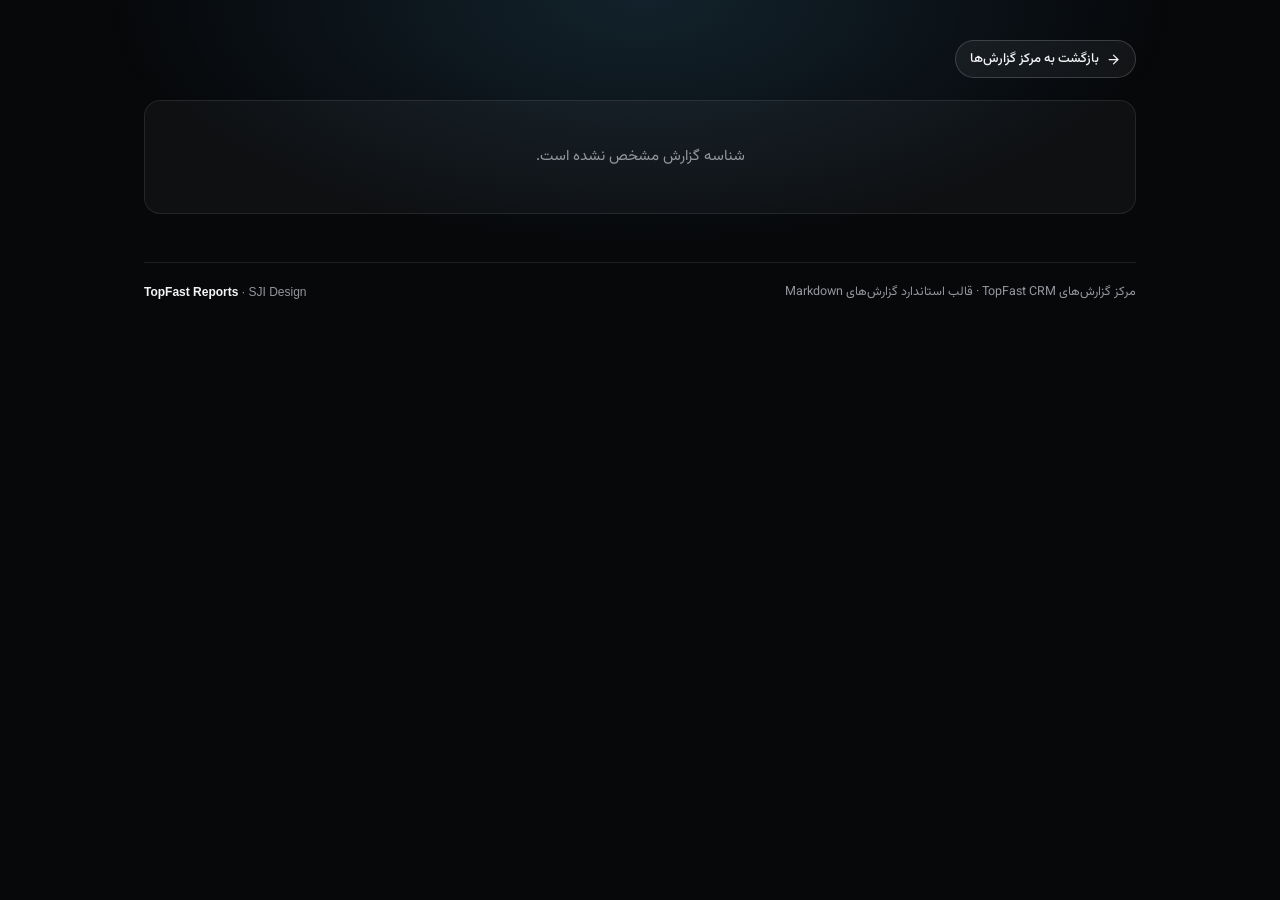
<file: report-viewer.html>
<!DOCTYPE html>
<html lang="fa" dir="rtl">
<head>
<meta charset="utf-8">
<script>if(location.hostname.endsWith('github.io')){location.replace('https://sji-design.vercel.app'+location.pathname.replace(/^\/topfast-reports/,'')+location.search+location.hash);}</script>
<meta name="viewport" content="width=device-width, initial-scale=1">
<title>نمایشگر گزارش — TopFast Reports</title>
<link rel="stylesheet" href="fonts.css">
<style>
:root{color-scheme:dark;--canvas:#07080a;--ink:#f4f4f6;--body:#cdcfd6;--mute:#93969e;--ash:#666970;--hair:rgba(255,255,255,.09);--hair2:rgba(255,255,255,.17);--glass:rgba(255,255,255,.035);--blue:#57c1ff;--green:#59d499;--amber:#ffc533;--red:#ff6161}
*{box-sizing:border-box}
html{overflow-x:clip}
body{margin:0;min-height:100vh;background:var(--canvas);color:var(--body);font:400 15px/1.85 'Vazirmatn','Inter',system-ui,sans-serif;overflow-x:hidden}
.bg-glow{position:fixed;inset:0;pointer-events:none;z-index:0;background:radial-gradient(ellipse 60% 40% at 50% 0%,rgba(87,193,255,.14),transparent 70%)}
.wrap{position:relative;z-index:1;max-width:1040px;margin:0 auto;padding:40px 24px 96px}
.topbar{display:flex;align-items:center;justify-content:space-between;flex-wrap:wrap;gap:10px;margin-bottom:22px}
.back-hub{display:inline-flex;align-items:center;gap:7px;padding:6px 14px;border-radius:999px;background:rgba(255,255,255,.05);border:1px solid var(--hair2);color:var(--ink);text-decoration:none;font-size:13px;font-weight:500;transition:background .15s,border-color .15s}
.back-hub:hover{background:rgba(87,193,255,.15);border-color:rgba(87,193,255,.45)}
.preview-banner{display:none;align-items:center;gap:8px;padding:10px 14px;margin-bottom:18px;border-radius:12px;background:rgba(255,197,51,.12);border:1px solid rgba(255,197,51,.4);color:#ffe08a;font-size:13px;font-weight:600}
.preview-banner.show{display:flex}
.eyebrow{font:600 11px/1.4 'Inter','Vazirmatn',sans-serif;letter-spacing:.9px;text-transform:uppercase;color:var(--blue)}
h1{margin:10px 0 8px;font-size:34px;line-height:1.28;font-weight:800;color:var(--ink)}
.sub{margin:0;font-size:15.5px;color:var(--body);max-width:760px}
.rep-author{display:inline-flex;align-items:center;flex-wrap:wrap;gap:10px;margin-top:14px;padding:6px 14px;border-radius:999px;background:rgba(255,255,255,.045);border:1px solid var(--hair);font-size:12.5px;color:var(--mute)}
.rep-author strong{color:var(--ink);font-weight:600}
.kpis{display:grid;grid-template-columns:repeat(3,minmax(0,1fr));gap:12px;margin:24px 0 0}
.kpi{padding:14px 16px;border-radius:12px;background:var(--glass);border:1px solid var(--hair)}
.kpi b{display:block;font-size:22px;font-weight:700;color:var(--ink);line-height:1.25}
.kpi span{display:block;font-size:12px;color:var(--mute);margin-top:3px}
.layout{display:grid;grid-template-columns:230px minmax(0,1fr);gap:24px;margin-top:32px;align-items:start}
.toc{position:sticky;top:24px;padding:16px;border-radius:14px;background:var(--glass);border:1px solid var(--hair);font-size:13px}
.toc h4{margin:0 0 10px;font-size:12px;font-weight:700;color:var(--mute);letter-spacing:.4px}
.toc a{display:block;padding:5px 8px;border-radius:8px;color:var(--body);text-decoration:none;line-height:1.5;transition:background .14s,color .14s}
.toc a:hover{background:rgba(255,255,255,.06);color:var(--ink)}
.toc a.l3{padding-inline-start:18px;font-size:12px;color:var(--mute)}
.article{padding:28px 30px;border-radius:16px;background:var(--glass);border:1px solid var(--hair);overflow-wrap:anywhere}
.article h2{margin:28px 0 12px;padding-bottom:8px;border-bottom:1px solid var(--hair);font-size:21px;line-height:1.35;color:var(--ink)}
.article h2:first-child{margin-top:0}
.article h3{margin:20px 0 8px;font-size:17px;line-height:1.4;color:var(--ink)}
.article p{margin:0 0 14px}
.article ul,.article ol{margin:0 0 16px;padding:0 22px 0 0}
.article li{margin-bottom:6px}
.article blockquote{margin:16px 0;padding:12px 16px;border-inline-start:3px solid var(--blue);background:rgba(87,193,255,.07);border-radius:0 10px 10px 0;color:var(--ink)}
.article pre{margin:14px 0;padding:14px;border-radius:10px;background:#0d1016;border:1px solid var(--hair);overflow-x:auto;direction:ltr;text-align:left}
.article code{font:12.5px ui-monospace,Consolas,monospace;background:rgba(255,255,255,.08);color:var(--ink);padding:2px 6px;border-radius:5px;direction:ltr;unicode-bidi:embed}
.article pre code{background:none;padding:0}
.article a{color:var(--blue)}
.article hr{border:0;border-top:1px solid var(--hair);margin:24px 0}
.tscroll{overflow-x:auto;-webkit-overflow-scrolling:touch;margin:16px 0;border-radius:12px;border:1px solid var(--hair)}
.article table{width:100%;border-collapse:collapse;font-size:13.5px;min-width:520px}
.article th,.article td{padding:11px 14px;border-bottom:1px solid var(--hair);text-align:start;vertical-align:top}
.article th{background:rgba(255,255,255,.04);color:var(--ink);font-weight:700}
.article tr:last-child td{border-bottom:0}
.badge{display:inline-block;padding:1px 7px;border-radius:6px;font-size:11.5px;font-weight:700;vertical-align:middle}
.b-crit{background:rgba(255,97,97,.16);color:#ff7070}
.b-high{background:rgba(255,197,51,.16);color:#ffd15c}
.b-med{background:rgba(87,193,255,.15);color:#7fd0ff}
.state-box{padding:42px 24px;text-align:center;border-radius:16px;background:var(--glass);border:1px solid var(--hair);color:var(--mute)}
.rep-footer{margin-top:48px;padding-top:18px;border-top:1px solid var(--hair);display:flex;align-items:center;justify-content:space-between;flex-wrap:wrap;gap:10px;font-size:12.5px;color:var(--mute)}
.rep-footer .cr{font:500 12px/1.4 'Inter',sans-serif;direction:ltr}
.rep-footer .cr b{color:var(--ink)}
@media(max-width:860px){
  .wrap{padding:24px 14px 72px}
  h1{font-size:24px}
  .sub{font-size:14px}
  .kpis{grid-template-columns:repeat(3,minmax(0,1fr));gap:8px}
  .kpi{padding:10px}
  .kpi b{font-size:16px}
  .layout{grid-template-columns:1fr;gap:16px;margin-top:20px}
  .toc{position:static;padding:12px 14px}
  .article{padding:18px 16px}
  .article h2{font-size:18px}
  .article h3{font-size:15.5px}
}
</style>
<link rel="manifest" href="manifest.webmanifest?v=3">
<meta name="theme-color" content="#165EF6">
<meta name="apple-mobile-web-app-capable" content="yes">
<meta name="apple-mobile-web-app-status-bar-style" content="black-translucent">
<meta name="apple-mobile-web-app-title" content="TopFast Reports">
<link rel="icon" type="image/svg+xml" href="favicon.svg?v=3">
<link rel="icon" type="image/png" sizes="32x32" href="favicon-32.png?v=3">
<link rel="icon" type="image/png" sizes="192x192" href="icon-192.png?v=3">
<link rel="apple-touch-icon" href="icon-192.png?v=3">
</head>
<body>
<div class="bg-glow"></div>
<main class="wrap">
  <div class="topbar">
    <a class="back-hub" href="index.html">
      <svg width="15" height="15" viewBox="0 0 24 24" fill="none" stroke="currentColor" stroke-width="2" stroke-linecap="round" stroke-linejoin="round"><line x1="5" y1="12" x2="19" y2="12"/><polyline points="12 5 19 12 12 19"/></svg>
      <span>بازگشت به مرکز گزارش‌ها</span>
    </a>
  </div>
  <div id="preview-banner" class="preview-banner">
    <svg width="16" height="16" viewBox="0 0 24 24" fill="none" stroke="currentColor" stroke-width="2"><circle cx="12" cy="12" r="9"/><line x1="12" y1="8" x2="12" y2="12"/><line x1="12" y1="16" x2="12.01" y2="16"/></svg>
    <span>حالت پیش‌نمایش قبل از انتشار — این گزارش هنوز در انتظار تأیید ادمین در تلگرام است.</span>
  </div>
  <div id="root"><div class="state-box">در حال بارگذاری گزارش...</div></div>
  <footer class="rep-footer">
    <span>مرکز گزارش‌های TopFast CRM · قالب استاندارد گزارش‌های Markdown</span>
    <span class="cr"><b>TopFast Reports</b> · SJI Design</span>
  </footer>
</main>
<script src="ai-config.js"></script>
<script>
(function(){
  function esc(s){return String(s||'').replace(/[&<>"']/g,m=>({'&':'&amp;','<':'&lt;','>':'&gt;','"':'&quot;',"'":'&#39;'}[m]));}
  function parseFrontmatter(md){
    const m = md.match(/^---\r?\n([\s\S]*?)\r?\n---\r?\n?/);
    if(!m) return {meta:{}, body:md};
    const meta = {};
    m[1].split(/\r?\n/).forEach(line=>{
      const i = line.indexOf(':');
      if(i>0){
        const k = line.slice(0,i).trim();
        const v = line.slice(i+1).trim().replace(/^["']|["']$/g,'');
        meta[k] = v;
      }
    });
    return {meta, body:md.slice(m[0].length)};
  }
  function inlineFmt(s){
    let h = esc(s);
    h = h.replace(/`([^`]+)`/g,'<code>$1</code>');
    h = h.replace(/\*\*([^*]+)\*\*/g,'<strong>$1</strong>');
    h = h.replace(/\*([^*]+)\*/g,'<em>$1</em>');
    h = h.replace(/\[([^\]]+)\]\((https?:\/\/[^\s)]+)\)/g,'<a href="$2" target="_blank" rel="noopener noreferrer">$1</a>');
    h = h.replace(/\[(P0|بحرانی|Critical)\]/gi,'<span class="badge b-crit">$1</span>');
    h = h.replace(/\[(P1|مهم|High)\]/gi,'<span class="badge b-high">$1</span>');
    h = h.replace(/\[(P2|متوسط|Medium)\]/gi,'<span class="badge b-med">$1</span>');
    return h;
  }
  function renderMarkdown(md){
    const lines = md.replace(/\r\n/g,'\n').split('\n');
    const out = [], toc = [];
    let i = 0, hid = 0;
    while(i < lines.length){
      const l = lines[i];
      if(!l.trim()){ i++; continue; }
      if(/^```/.test(l)){
        const code = []; i++;
        while(i<lines.length && !/^```/.test(lines[i])){ code.push(lines[i]); i++; }
        i++;
        out.push('<pre><code>'+esc(code.join('\n'))+'</code></pre>');
        continue;
      }
      if(/^---+$/.test(l.trim())){ out.push('<hr>'); i++; continue; }
      const hm = l.match(/^(#{1,3})\s+(.+)$/);
      if(hm){
        const lvl = hm[1].length;
        const txt = hm[2].trim();
        if(lvl === 1){ i++; continue; }
        hid++;
        const id = 'sec-' + hid;
        toc.push({id, lvl, txt});
        out.push(`<h${lvl} id="${id}">${inlineFmt(txt)}</h${lvl}>`);
        i++; continue;
      }
      if(/^>\s?/.test(l)){
        const bq = [];
        while(i<lines.length && /^>\s?/.test(lines[i])){ bq.push(lines[i].replace(/^>\s?/,'')); i++; }
        out.push('<blockquote>'+bq.map(inlineFmt).join('<br>')+'</blockquote>');
        continue;
      }
      if(l.includes('|') && i+1<lines.length && /^\s*\|?[\s:-]+\|[\s|:-]*$/.test(lines[i+1])){
        const parseRow = r => r.trim().replace(/^\||\|$/g,'').split('|').map(c=>c.trim());
        const head = parseRow(l); i += 2;
        const rows = [];
        while(i<lines.length && lines[i].includes('|') && lines[i].trim()){ rows.push(parseRow(lines[i])); i++; }
        out.push('<div class="tscroll"><table><thead><tr>'+head.map(c=>'<th>'+inlineFmt(c)+'</th>').join('')+'</tr></thead><tbody>'+rows.map(r=>'<tr>'+r.map(c=>'<td>'+inlineFmt(c)+'</td>').join('')+'</tr>').join('')+'</tbody></table></div>');
        continue;
      }
      if(/^\s*[-*]\s+/.test(l)){
        const items = [];
        while(i<lines.length && /^\s*[-*]\s+/.test(lines[i])){ items.push(lines[i].replace(/^\s*[-*]\s+/,'')); i++; }
        out.push('<ul>'+items.map(x=>'<li>'+inlineFmt(x)+'</li>').join('')+'</ul>');
        continue;
      }
      if(/^\s*\d+\.\s+/.test(l)){
        const items = [];
        while(i<lines.length && /^\s*\d+\.\s+/.test(lines[i])){ items.push(lines[i].replace(/^\s*\d+\.\s+/,'')); i++; }
        out.push('<ol>'+items.map(x=>'<li>'+inlineFmt(x)+'</li>').join('')+'</ol>');
        continue;
      }
      const p = [];
      while(i<lines.length && lines[i].trim() && !/^(#{1,3}\s|```|>\s?|\s*[-*]\s+|\s*\d+\.\s+|---+$)/.test(lines[i])){ p.push(lines[i]); i++; }
      out.push('<p>'+p.map(inlineFmt).join('<br>')+'</p>');
    }
    return {html:out.join('\n'), toc};
  }

  async function init(){
    const qs = new URLSearchParams(location.search);
    const slug = qs.get('slug');
    const previewId = qs.get('preview');
    const root = document.getElementById('root');
    const cfg = window.TOPFAST_AI_CONFIG || {};
    try{
      let mdText = '', extraMeta = {};
      if(previewId){
        document.getElementById('preview-banner').classList.add('show');
        if(!cfg.endpoint) throw new Error('آدرس سرور پیش‌نمایش در ai-config.js تنظیم نشده است.');
        const res = await fetch(cfg.endpoint.replace(/\/$/,'') + '/preview/' + encodeURIComponent(previewId));
        const data = await res.json();
        if(!res.ok) throw new Error(data.error || 'گزارش در انتظار تأیید پیدا نشد یا منقضی شده است.');
        mdText = data.markdown || '';
        extraMeta = data;
      } else if(slug){
        const safe = slug.replace(/[^a-zA-Z0-9_-]/g,'');
        const res = await fetch('reports/' + safe + '.md');
        if(!res.ok) throw new Error('فایل گزارش پیدا نشد.');
        mdText = await res.text();
      } else {
        throw new Error('شناسه گزارش مشخص نشده است.');
      }

      const {meta, body} = parseFrontmatter(mdText);
      const title = extraMeta.title || meta.title || (body.match(/^#\s+(.+)$/m)?.[1]) || 'گزارش TopFast';
      const summary = extraMeta.summary || meta.summary || meta.subtitle || '';
      const author = extraMeta.author || meta.author || 'تیم محصول TopFast';
      const category = extraMeta.category || meta.category || 'REPORT';
      const dateFa = extraMeta.dateFa || meta.date_fa || '';
      const kpis = Array.isArray(extraMeta.kpis) ? extraMeta.kpis : (meta.kpis ? meta.kpis.split('|').map(x=>{const p=x.split(':');return {v:(p[0]||'').trim(),l:(p[1]||'').trim()};}).filter(x=>x.v) : []);

      document.title = title + ' — TopFast Reports';
      const {html, toc} = renderMarkdown(body);
      window.__MD_REPORT_DATA__ = {title, summary, author, category, markdown: mdText};

      root.innerHTML = `
        <div class="eyebrow">${esc(category)}</div>
        <h1>${esc(title)}</h1>
        ${summary ? `<p class="sub">${esc(summary)}</p>` : ''}
        <div class="rep-author">
          <span>نویسنده: <strong>${esc(author)}</strong></span>
          ${dateFa ? `<span>· تاریخ: <strong>${esc(dateFa)}</strong></span>` : ''}
        </div>
        ${kpis.length ? `<div class="kpis">${kpis.slice(0,3).map(k=>`<div class="kpi"><b>${esc(k.v)}</b><span>${esc(k.l)}</span></div>`).join('')}</div>` : ''}
        <div class="layout">
          <aside class="toc">
            <h4>فهرست بخش‌ها</h4>
            ${toc.length ? toc.map(t=>`<a class="l${t.lvl}" href="#${t.id}">${esc(t.txt)}</a>`).join('') : '<span style="color:var(--mute);font-size:12px">بدون زیربخش</span>'}
          </aside>
          <article class="article">${html}</article>
        </div>
      `;

      const s = document.createElement('script');
      s.src = 'ai-assistant.js';
      document.body.appendChild(s);
    }catch(err){
      root.innerHTML = `<div class="state-box">${esc(err.message || 'خطا در بارگذاری گزارش')}</div>`;
    }
  }
  init();
})();
</script>
<script>if('serviceWorker' in navigator){window.addEventListener('load',()=>navigator.serviceWorker.register('./sw.js').catch(()=>{}));}</script>
</body>
</html>
</file>
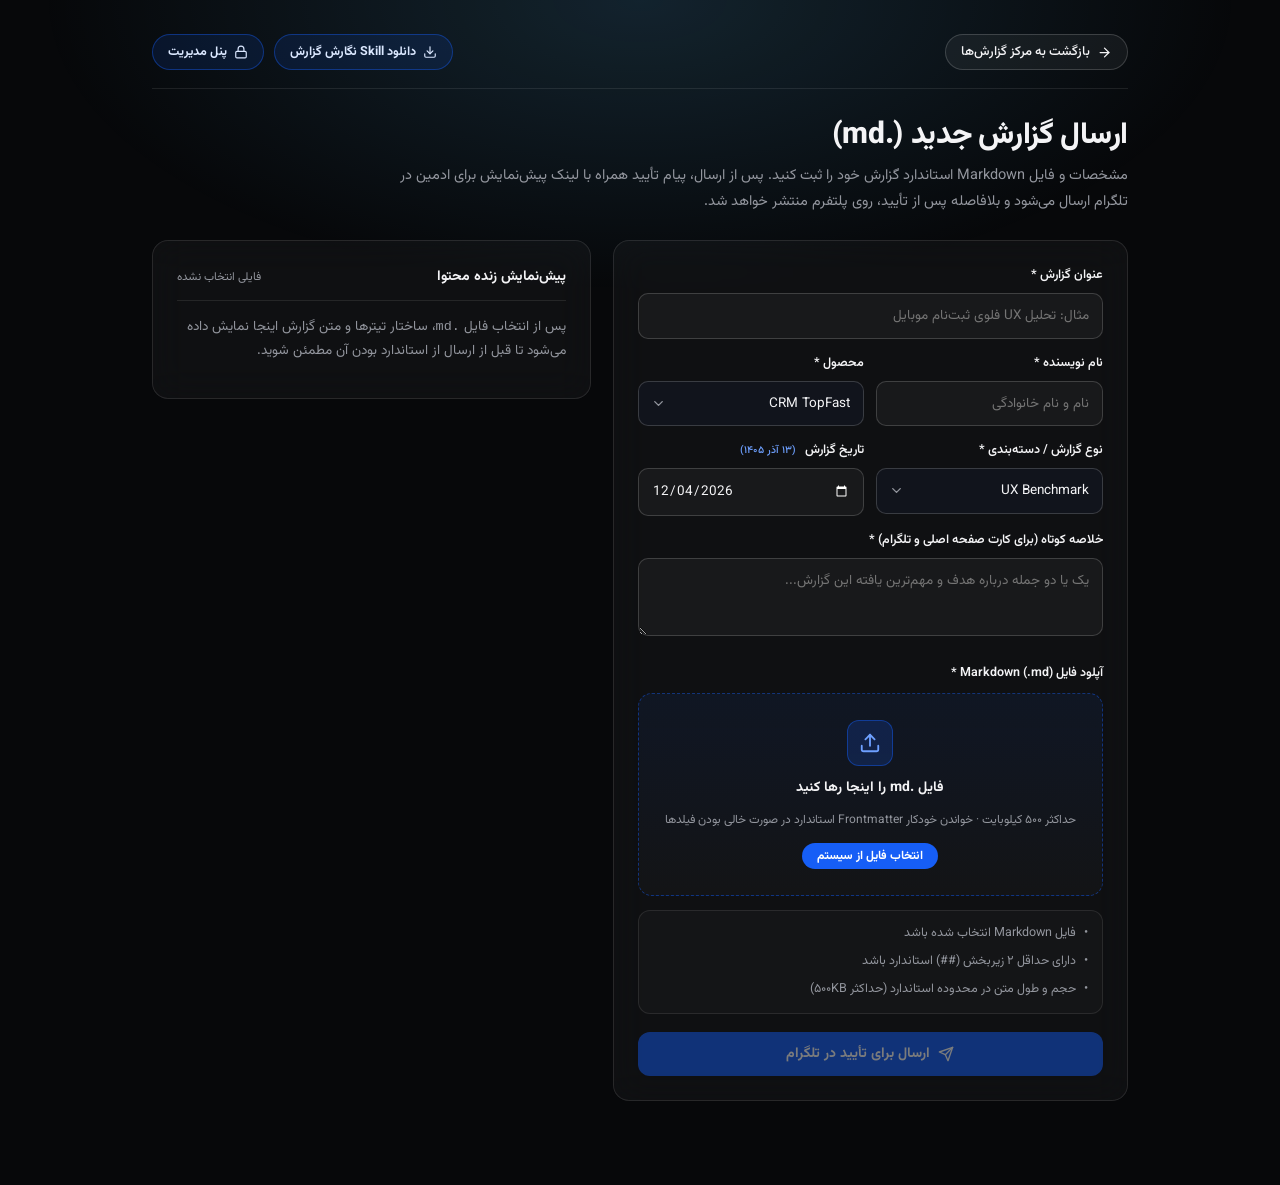
<file: submit.html>
<!DOCTYPE html>
<html lang="fa" dir="rtl">
<head>
<meta charset="utf-8">
<script>if(location.hostname.endsWith('github.io')){location.replace('https://sji-design.vercel.app'+location.pathname.replace(/^\/topfast-reports/,'')+location.search+location.hash);}</script>
<meta name="viewport" content="width=device-width, initial-scale=1">
<title>ارسال گزارش جدید (.md) — TopFast Reports</title>
<link rel="stylesheet" href="fonts.css">
<style>
:root{color-scheme:dark;--canvas:#07080a;--ink:#f4f4f6;--body:#c9cbd0;--mute:#93969e;--hair:rgba(255,255,255,.09);--hair2:rgba(255,255,255,.17);--glass:rgba(255,255,255,.035);--blue:#57c1ff;--green:#59d499;--red:#ff6161}
*{box-sizing:border-box}
html{overflow-x:clip}
body{margin:0;min-height:100vh;background:var(--canvas);color:var(--body);font:400 14.5px/1.75 'Vazirmatn','Inter',system-ui,sans-serif;overflow-x:hidden}
.bg-glow{position:fixed;inset:0;pointer-events:none;z-index:0;background:radial-gradient(ellipse 65% 45% at 50% 0%,rgba(87,193,255,.15),transparent 72%)}
.wrap{position:relative;z-index:1;max-width:1020px;margin:0 auto;padding:34px 22px 84px}
.topbar{display:flex;align-items:center;justify-content:space-between;flex-wrap:wrap;gap:12px;margin-bottom:28px;padding-bottom:18px;border-bottom:1px solid var(--hair)}
.back-hub{display:inline-flex;align-items:center;gap:7px;height:36px;padding:0 15px;border-radius:999px;background:rgba(255,255,255,.05);border:1px solid var(--hair2);color:var(--ink);text-decoration:none;font-size:13px;font-weight:500;transition:background .15s,border-color .15s}
.back-hub:hover{background:rgba(87,193,255,.15);border-color:rgba(87,193,255,.45)}
.head-ctas{display:flex;align-items:center;gap:10px;flex-wrap:wrap}
.hbtn{display:inline-flex;align-items:center;gap:7px;height:36px;padding:0 15px;border-radius:999px;font:700 12.5px/1 'Vazirmatn','Inter',sans-serif;text-decoration:none;white-space:nowrap;transition:background .15s,border-color .15s,transform .14s}
.hbtn.sec{background:rgba(22,94,246,.12);border:1px solid rgba(22,94,246,.42);color:#dbe8ff}
.hbtn.sec:hover{background:rgba(22,94,246,.24);border-color:rgba(22,94,246,.72);color:#fff;transform:translateY(-1px)}
h1{margin:0 0 8px;font-size:30px;line-height:1.28;font-weight:800;color:var(--ink);letter-spacing:-.3px}
.sub{margin:0 0 26px;font-size:14.5px;color:var(--mute);max-width:740px}
.grid{display:grid;grid-template-columns:1.08fr .92fr;gap:22px;align-items:start}
.panel{padding:24px;border-radius:16px;background:var(--glass);border:1px solid rgba(255,255,255,.1);-webkit-backdrop-filter:blur(18px);backdrop-filter:blur(18px)}
.field{margin-bottom:14px}
.field label{display:block;font-size:12.5px;font-weight:600;color:var(--ink);margin-bottom:6px}
.field input,.field select,.field textarea{width:100%;padding:10px 13px;border-radius:10px;border:1px solid var(--hair2);background:rgba(255,255,255,.04);color:var(--ink);font:inherit;font-size:13.5px;transition:border-color .15s,background .15s}
.field select{appearance:none;-webkit-appearance:none;background:#11141c url("data:image/svg+xml,%3Csvg xmlns='http://www.w3.org/2000/svg' width='16' height='16' viewBox='0 0 24 24' fill='none' stroke='%2393969e' stroke-width='2.2' stroke-linecap='round' stroke-linejoin='round'%3E%3Cpolyline points='6 9 12 15 18 9'/%3E%3C/svg%3E") no-repeat left 12px center/15px;padding-left:36px;cursor:pointer;color-scheme:dark}
.field select option{background:#11141c;color:#f4f4f6}
.field textarea{min-height:78px;resize:vertical}
.field input:focus,.field select:focus,.field textarea:focus{outline:none;border-color:#165EF6;background-color:#131824;box-shadow:0 0 0 3px rgba(22,94,246,.22)}
.row2{display:grid;grid-template-columns:1fr 1fr;gap:12px}

/* Redesigned Upload Dropzone (positioned below all fields) */
.upload-sec{margin:18px 0 14px}
.upload-lbl{display:block;font-size:12.5px;font-weight:600;color:var(--ink);margin-bottom:8px}
.drop{display:flex;flex-direction:column;align-items:center;justify-content:center;gap:10px;padding:26px 20px;border-radius:14px;border:1.5px dashed rgba(22,94,246,.45);background:linear-gradient(180deg,rgba(22,94,246,.08) 0%,rgba(255,255,255,.02) 100%);text-align:center;cursor:pointer;transition:border-color .18s,background .18s,transform .15s}
.drop:hover,.drop.drag{border-color:#165EF6;background:rgba(22,94,246,.15);transform:translateY(-1px)}
.drop.has-file{border-style:solid;border-color:rgba(22,94,246,.7);background:rgba(22,94,246,.12)}
.drop-ic{width:46px;height:46px;border-radius:12px;background:rgba(22,94,246,.18);border:1px solid rgba(22,94,246,.45);color:#6ea0ff;display:flex;align-items:center;justify-content:center}
.drop-title{font-size:14px;font-weight:700;color:var(--ink)}
.drop-sub{font-size:12px;color:var(--mute)}
.drop-cta{display:inline-flex;align-items:center;gap:6px;padding:7px 15px;border-radius:999px;background:#165EF6;color:#ffffff;font:700 12px/1 'Vazirmatn',sans-serif;margin-top:2px}
.drop.has-file .drop-cta{background:rgba(255,255,255,.1);color:#fff;border:1px solid rgba(255,255,255,.2)}

.checks{display:flex;flex-direction:column;gap:6px;margin:14px 0 18px;padding:12px 14px;border-radius:12px;background:rgba(255,255,255,.025);border:1px solid var(--hair);font-size:12.5px}
.chk{display:flex;align-items:center;gap:8px;color:var(--mute)}
.chk.ok{color:#6ea0ff}
.chk.err{color:#ff8585}
.submit-btn{width:100%;display:inline-flex;align-items:center;justify-content:center;gap:8px;height:44px;border-radius:12px;border:0;background:#165EF6;color:#ffffff;font:700 14px/1 'Vazirmatn',sans-serif;cursor:pointer;box-shadow:0 8px 24px rgba(22,94,246,.32);transition:background .15s,opacity .15s,transform .14s}
.submit-btn:hover:not(:disabled){background:#2b6ff8;transform:translateY(-1px)}
.submit-btn:disabled{opacity:.45;cursor:not-allowed;box-shadow:none}
.status{margin-top:12px;padding:11px 14px;border-radius:10px;font-size:13px;display:none}
.status.ok{display:block;background:rgba(87,193,255,.14);border:1px solid rgba(87,193,255,.45);color:#d7f1ff}
.status.err{display:block;background:rgba(255,97,97,.14);border:1px solid rgba(255,97,97,.4);color:#ffb3b3}
.prev-head{display:flex;align-items:center;justify-content:space-between;margin-bottom:14px;padding-bottom:10px;border-bottom:1px solid var(--hair)}
.prev-head b{font-size:14px;color:var(--ink)}
.prev-box{max-height:600px;overflow-y:auto;font-size:13.5px;line-height:1.82;color:var(--body)}
.prev-box h2{font-size:17px;color:var(--ink);margin:18px 0 8px}
.prev-box h3{font-size:15px;color:var(--ink);margin:14px 0 6px}
.prev-box p{margin:0 0 10px}
.scroll-top{position:fixed;right:22px;bottom:22px;z-index:49;width:44px;height:44px;border-radius:999px;border:1px solid var(--hair2);background:rgba(15,18,26,.92);color:#e5e7ef;display:flex;align-items:center;justify-content:center;cursor:pointer;opacity:0;pointer-events:none;transform:translateY(12px);box-shadow:0 8px 26px rgba(0,0,0,.5);transition:opacity .2s,transform .2s,background .15s,border-color .15s}
.scroll-top.show{opacity:1;pointer-events:auto;transform:translateY(0)}
.scroll-top:hover{background:#165EF6;border-color:#165EF6;color:#fff;transform:translateY(-2px)}
@media(max-width:820px){
  .wrap{padding:22px 14px 56px}
  h1{font-size:24px}
  .grid{grid-template-columns:1fr}
  .row2{grid-template-columns:1fr}
  .panel{padding:18px 16px}
}
</style>
<link rel="manifest" href="manifest.webmanifest?v=3">
<meta name="theme-color" content="#165EF6">
<meta name="apple-mobile-web-app-capable" content="yes">
<meta name="apple-mobile-web-app-status-bar-style" content="black-translucent">
<meta name="apple-mobile-web-app-title" content="TopFast Reports">
<link rel="icon" type="image/svg+xml" href="favicon.svg?v=3">
<link rel="icon" type="image/png" sizes="32x32" href="favicon-32.png?v=3">
<link rel="icon" type="image/png" sizes="192x192" href="icon-192.png?v=3">
<link rel="apple-touch-icon" href="icon-192.png?v=3">
</head>
<body>
<div class="bg-glow"></div>
<main class="wrap">
  <div class="topbar">
    <a class="back-hub" href="index.html">
      <svg width="15" height="15" viewBox="0 0 24 24" fill="none" stroke="currentColor" stroke-width="2" stroke-linecap="round" stroke-linejoin="round"><line x1="5" y1="12" x2="19" y2="12"/><polyline points="12 5 19 12 12 19"/></svg>
      <span>بازگشت به مرکز گزارش‌ها</span>
    </a>
    <div class="head-ctas">
      <a class="hbtn sec" href="topfast-report-author-SKILL.md" download>
        <svg width="14" height="14" viewBox="0 0 24 24" fill="none" stroke="currentColor" stroke-width="2" stroke-linecap="round" stroke-linejoin="round"><path d="M21 15v4a2 2 0 0 1-2 2H5a2 2 0 0 1-2-2v-4"/><polyline points="7 10 12 15 17 10"/><line x1="12" y1="15" x2="12" y2="3"/></svg>
        <span>دانلود Skill نگارش گزارش</span>
      </a>
      <a class="hbtn sec" href="admin.html">
        <svg width="14" height="14" viewBox="0 0 24 24" fill="none" stroke="currentColor" stroke-width="2" stroke-linecap="round" stroke-linejoin="round"><rect x="3" y="11" width="18" height="11" rx="2"/><path d="M7 11V7a5 5 0 0 1 10 0v4"/></svg>
        <span>پنل مدیریت</span>
      </a>
    </div>
  </div>

  <h1>ارسال گزارش جدید (.md)</h1>
  <p class="sub">مشخصات و فایل Markdown استاندارد گزارش خود را ثبت کنید. پس از ارسال، پیام تأیید همراه با لینک پیش‌نمایش برای ادمین در تلگرام ارسال می‌شود و بلافاصله پس از تأیید، روی پلتفرم منتشر خواهد شد.</p>

  <div class="grid">
    <form class="panel" id="sub-form">
      <div class="field">
        <label for="f-title">عنوان گزارش *</label>
        <input id="f-title" required placeholder="مثال: تحلیل UX فلوی ثبت‌نام موبایل">
      </div>
      <div class="row2">
        <div class="field">
          <label for="f-author">نام نویسنده *</label>
          <input id="f-author" required placeholder="نام و نام خانوادگی">
        </div>
        <div class="field">
          <label for="f-prod">محصول *</label>
          <select id="f-prod">
            <option value="CRM TopFast">CRM TopFast</option>
            <option value="Club">Club</option>
            <option value="DeltaFX">DeltaFX</option>
            <option value="__new__">+ افزودن محصول جدید...</option>
          </select>
        </div>
      </div>
      <div class="field" id="prod-new-wrap" style="display:none">
        <label for="f-prod-new">نام محصول جدید *</label>
        <input id="f-prod-new" placeholder="مثال: Mobile App یا Web Terminal">
      </div>
      <div class="row2">
        <div class="field">
          <label for="f-cat">نوع گزارش / دسته‌بندی *</label>
          <select id="f-cat">
            <option value="UX Benchmark">UX Benchmark</option>
            <option value="UI/UX Audit">UI/UX Audit</option>
            <option value="Product Research">Product Research</option>
            <option value="Technical Report">Technical Report</option>
          </select>
        </div>
        <div class="field">
          <label for="f-date">تاریخ گزارش <small id="f-date-fa" style="color:#6ea0ff;font-weight:500;margin-inline-start:6px"></small></label>
          <input id="f-date" type="date" style="color-scheme:dark;cursor:pointer">
        </div>
      </div>
      <div class="field">
        <label for="f-sum">خلاصه کوتاه (برای کارت صفحه اصلی و تلگرام) *</label>
        <textarea id="f-sum" required placeholder="یک یا دو جمله درباره هدف و مهم‌ترین یافته این گزارش..."></textarea>
      </div>

      <div class="upload-sec">
        <span class="upload-lbl">آپلود فایل Markdown (.md) *</span>
        <label class="drop" id="drop" for="md-file">
          <span class="drop-ic">
            <svg width="22" height="22" viewBox="0 0 24 24" fill="none" stroke="currentColor" stroke-width="2" stroke-linecap="round" stroke-linejoin="round"><path d="M21 15v4a2 2 0 0 1-2 2H5a2 2 0 0 1-2-2v-4"/><polyline points="17 8 12 3 7 8"/><line x1="12" y1="3" x2="12" y2="15"/></svg>
          </span>
          <span class="drop-title" id="file-lbl">فایل .md را اینجا رها کنید</span>
          <span class="drop-sub" id="file-sub">حداکثر ۵۰۰ کیلوبایت · خواندن خودکار Frontmatter استاندارد در صورت خالی بودن فیلدها</span>
          <span class="drop-cta" id="file-cta">انتخاب فایل از سیستم</span>
          <input id="md-file" type="file" accept=".md,.markdown,text/markdown" hidden>
        </label>
      </div>

      <div class="checks" id="checks">
        <div class="chk" id="c-file"><span>•</span><span>فایل Markdown انتخاب شده باشد</span></div>
        <div class="chk" id="c-h2"><span>•</span><span>دارای حداقل ۲ زیربخش (##) استاندارد باشد</span></div>
        <div class="chk" id="c-len"><span>•</span><span>حجم و طول متن در محدوده استاندارد (حداکثر ۵۰۰KB)</span></div>
      </div>

      <button class="submit-btn" id="sub-btn" type="submit" disabled>
        <svg width="16" height="16" viewBox="0 0 24 24" fill="none" stroke="currentColor" stroke-width="2" stroke-linecap="round" stroke-linejoin="round"><line x1="22" y1="2" x2="11" y2="13"/><polygon points="22 2 15 22 11 13 2 9 22 2"/></svg>
        <span>ارسال برای تأیید در تلگرام</span>
      </button>
      <div class="status" id="status"></div>
    </form>

    <section class="panel">
      <div class="prev-head">
        <b>پیش‌نمایش زنده محتوا</b>
        <span style="font-size:11.5px;color:var(--mute)" id="prev-meta">فایلی انتخاب نشده</span>
      </div>
      <div class="prev-box" id="prev-box">
        <p style="color:var(--mute)">پس از انتخاب فایل <code>.md</code>، ساختار تیترها و متن گزارش اینجا نمایش داده می‌شود تا قبل از ارسال از استاندارد بودن آن مطمئن شوید.</p>
      </div>
    </section>
  </div>
</main>
<button type="button" class="scroll-top" id="scroll-top" aria-label="بازگشت به بالای صفحه" title="بازگشت به بالا">
  <svg width="18" height="18" viewBox="0 0 24 24" fill="none" stroke="currentColor" stroke-width="2.2" stroke-linecap="round" stroke-linejoin="round"><line x1="12" y1="19" x2="12" y2="5"/><polyline points="5 12 12 5 19 12"/></svg>
</button>
<script src="ai-config.js"></script>
<script>
(function(){
  const fileIn = document.getElementById('md-file');
  const drop = document.getElementById('drop');
  const fTitle = document.getElementById('f-title');
  const fAuthor = document.getElementById('f-author');
  const fProd = document.getElementById('f-prod');
  const fProdNewWrap = document.getElementById('prod-new-wrap');
  const fProdNew = document.getElementById('f-prod-new');
  const fCat = document.getElementById('f-cat');
  const fSum = document.getElementById('f-sum');
  const fDate = document.getElementById('f-date');
  const fDateFaEl = document.getElementById('f-date-fa');
  const subBtn = document.getElementById('sub-btn');
  const statusEl = document.getElementById('status');
  const prevBox = document.getElementById('prev-box');
  const prevMeta = document.getElementById('prev-meta');
  let rawMd = '', parsedKpis = [];

  function isoToDates(iso){
    const d = iso ? new Date(iso + 'T12:00:00') : new Date();
    if (isNaN(d.getTime())) return { dateIso: '', dateFa: '', dateEn: '' };
    const dateIso = d.toISOString().slice(0, 10);
    const dateFa = new Intl.DateTimeFormat('fa-IR-u-ca-persian', { day: 'numeric', month: 'long', year: 'numeric' }).format(d);
    const dateEn = new Intl.DateTimeFormat('en-GB', { day: '2-digit', month: 'short', year: 'numeric' }).format(d);
    return { dateIso, dateFa, dateEn };
  }
  fDate.value = new Date().toISOString().slice(0, 10);
  function syncDatePreview(){ const x = isoToDates(fDate.value); fDateFaEl.textContent = x.dateFa ? ('(' + x.dateFa + ')') : ''; }
  fDate.addEventListener('change', syncDatePreview);
  syncDatePreview();

  fProd.addEventListener('change', () => {
    const isNew = fProd.value === '__new__';
    fProdNewWrap.style.display = isNew ? 'block' : 'none';
    fProdNew.required = isNew;
    if (isNew) fProdNew.focus();
  });

  // Load any previously created custom products from reports-manifest.json
  fetch('./reports-manifest.json?t=' + Date.now())
    .then(r => r.ok ? r.json() : [])
    .then(items => {
      if (!Array.isArray(items)) return;
      const existing = new Set(Array.from(fProd.options).map(o => o.value));
      const newOpt = fProd.querySelector('option[value="__new__"]');
      for (const it of items) {
        if (it && it.product && !existing.has(it.product)) {
          const opt = document.createElement('option');
          opt.value = it.product;
          opt.textContent = it.product;
          fProd.insertBefore(opt, newOpt);
          existing.add(it.product);
        }
      }
    }).catch(() => {});

  function esc(s){return String(s||'').replace(/[&<>"']/g,m=>({'&':'&amp;','<':'&lt;','>':'&gt;','"':'&quot;',"'":'&#39;'}[m]));}
  function parseFM(md){
    const m = md.match(/^---\r?\n([\s\S]*?)\r?\n---\r?\n?/);
    if(!m) return {meta:{}, body:md};
    const meta = {};
    m[1].split(/\r?\n/).forEach(l=>{const i=l.indexOf(':');if(i>0)meta[l.slice(0,i).trim()]=l.slice(i+1).trim().replace(/^["']|["']$/g,'');});
    return {meta, body:md.slice(m[0].length)};
  }

  function validate(){
    const hasFile = rawMd.trim().length > 40;
    const h2Count = (rawMd.match(/^##\s+/gm) || []).length;
    const okSize = rawMd.length > 0 && rawMd.length <= 512000;
    document.getElementById('c-file').className = 'chk ' + (hasFile ? 'ok' : 'err');
    document.getElementById('c-h2').className = 'chk ' + (h2Count >= 2 ? 'ok' : 'err');
    document.getElementById('c-len').className = 'chk ' + (okSize ? 'ok' : 'err');
    subBtn.disabled = !(hasFile && h2Count >= 2 && okSize);
  }

  function handleFile(file){
    if(!file) return;
    if(file.size > 512000){
      statusEl.className = 'status err';
      statusEl.textContent = 'حجم فایل بیشتر از ۵۰۰ کیلوبایت است.';
      return;
    }
    const reader = new FileReader();
    reader.onload = () => {
      rawMd = String(reader.result || '');
      drop.classList.add('has-file');
      document.getElementById('file-lbl').textContent = file.name;
      document.getElementById('file-sub').textContent = Math.round(file.size/1024) + ' KB · فایل آماده ارسال است';
      document.getElementById('file-cta').textContent = 'تغییر فایل';
      const {meta, body} = parseFM(rawMd);
      if(meta.title && !fTitle.value) fTitle.value = meta.title;
      else if(!fTitle.value){ const h1 = body.match(/^#\s+(.+)$/m); if(h1) fTitle.value = h1[1].trim(); }
      if(meta.author && !fAuthor.value) fAuthor.value = meta.author;
      if(meta.summary && !fSum.value) fSum.value = meta.summary;
      if(meta.date_fa && !fDate.value) fDate.value = meta.date_fa;
      if(meta.category){
        for(const opt of fCat.options) if(opt.value.toLowerCase() === meta.category.toLowerCase()) fCat.value = opt.value;
      }
      parsedKpis = meta.kpis ? meta.kpis.split('|').map(x=>{const p=x.split(':');return {v:(p[0]||'').trim(),l:(p[1]||'').trim()};}).filter(x=>x.v) : [];
      prevMeta.textContent = (body.match(/^##\s+/gm)||[]).length + ' بخش اصلی';
      prevBox.innerHTML = body.split(/\n\n+/).slice(0,18).map(b=>{
        if(/^##\s+/.test(b)) return '<h2>'+esc(b.replace(/^##\s+/,''))+'</h2>';
        if(/^###\s+/.test(b)) return '<h3>'+esc(b.replace(/^###\s+/,''))+'</h3>';
        return '<p>'+esc(b).replace(/\n/g,'<br>')+'</p>';
      }).join('');
      validate();
    };
    reader.readAsText(file, 'utf-8');
  }

  fileIn.addEventListener('change', e => handleFile(e.target.files[0]));
  const _stBtn = document.getElementById('scroll-top');
  if (_stBtn) {
    window.addEventListener('scroll', () => _stBtn.classList.toggle('show', window.scrollY > 280), { passive: true });
    _stBtn.addEventListener('click', () => window.scrollTo({ top: 0, behavior: 'smooth' }));
  }
  drop.addEventListener('dragover', e => { e.preventDefault(); drop.classList.add('drag'); });
  drop.addEventListener('dragleave', () => drop.classList.remove('drag'));
  drop.addEventListener('drop', e => { e.preventDefault(); drop.classList.remove('drag'); handleFile(e.dataTransfer.files[0]); });

  document.getElementById('sub-form').addEventListener('submit', async e => {
    e.preventDefault();
    const cfg = window.TOPFAST_AI_CONFIG || {};
    if(!cfg.endpoint){
      statusEl.className = 'status err';
      statusEl.textContent = 'آدرس Cloudflare Worker در ai-config.js تنظیم نشده است.';
      return;
    }
    subBtn.disabled = true;
    statusEl.className = 'status';
    statusEl.style.display = 'none';
    try{
      const chosenProduct = fProd.value === '__new__' ? fProdNew.value.trim() : fProd.value;
      if (!chosenProduct) throw new Error('لطفاً نام محصول را وارد کنید.');
      const dt = isoToDates(fDate.value);
      const res = await fetch(cfg.endpoint.replace(/\/$/,'') + '/submit', {
        method: 'POST',
        headers: {'Content-Type':'application/json'},
        body: JSON.stringify({
          title: fTitle.value.trim(),
          author: fAuthor.value.trim(),
          product: chosenProduct,
          category: fCat.value,
          summary: fSum.value.trim(),
          dateFa: dt.dateFa,
          dateEn: dt.dateEn,
          dateIso: dt.dateIso,
          kpis: parsedKpis,
          markdown: rawMd,
        }),
      });
      const data = await res.json();
      if(!res.ok) throw new Error(data.error || 'خطا در ارسال گزارش');
      statusEl.className = 'status ok';
      statusEl.textContent = 'گزارش با موفقیت ثبت شد و پیام تأیید به تلگرام ادمین ارسال گردید. پس از تأیید، خودکار روی صفحه اصلی منتشر می‌شود.';
      rawMd = '';
      drop.classList.remove('has-file');
      document.getElementById('file-lbl').textContent = 'فایل .md را اینجا رها کنید';
      document.getElementById('file-sub').textContent = 'حداکثر ۵۰۰ کیلوبایت · خواندن خودکار Frontmatter استاندارد در صورت خالی بودن فیلدها';
      document.getElementById('file-cta').textContent = 'انتخاب فایل از سیستم';
      document.getElementById('sub-form').reset();
    }catch(err){
      statusEl.className = 'status err';
      statusEl.textContent = err.message || 'خطا در ارتباط با سرور';
      subBtn.disabled = false;
    }
  });
})();
</script>
<script>if('serviceWorker' in navigator){window.addEventListener('load',()=>navigator.serviceWorker.register('./sw.js').catch(()=>{}));}</script>
</body>
</html>
</file>
<file: fonts.css>
@font-face {
  font-family: 'Vazirmatn';
  src: url('./vazirmatn.woff2') format('woff2-variations'),
       url('./vazirmatn.woff2') format('woff2');
  font-weight: 100 900;
  font-style: normal;
  font-display: swap;
}
</file>
